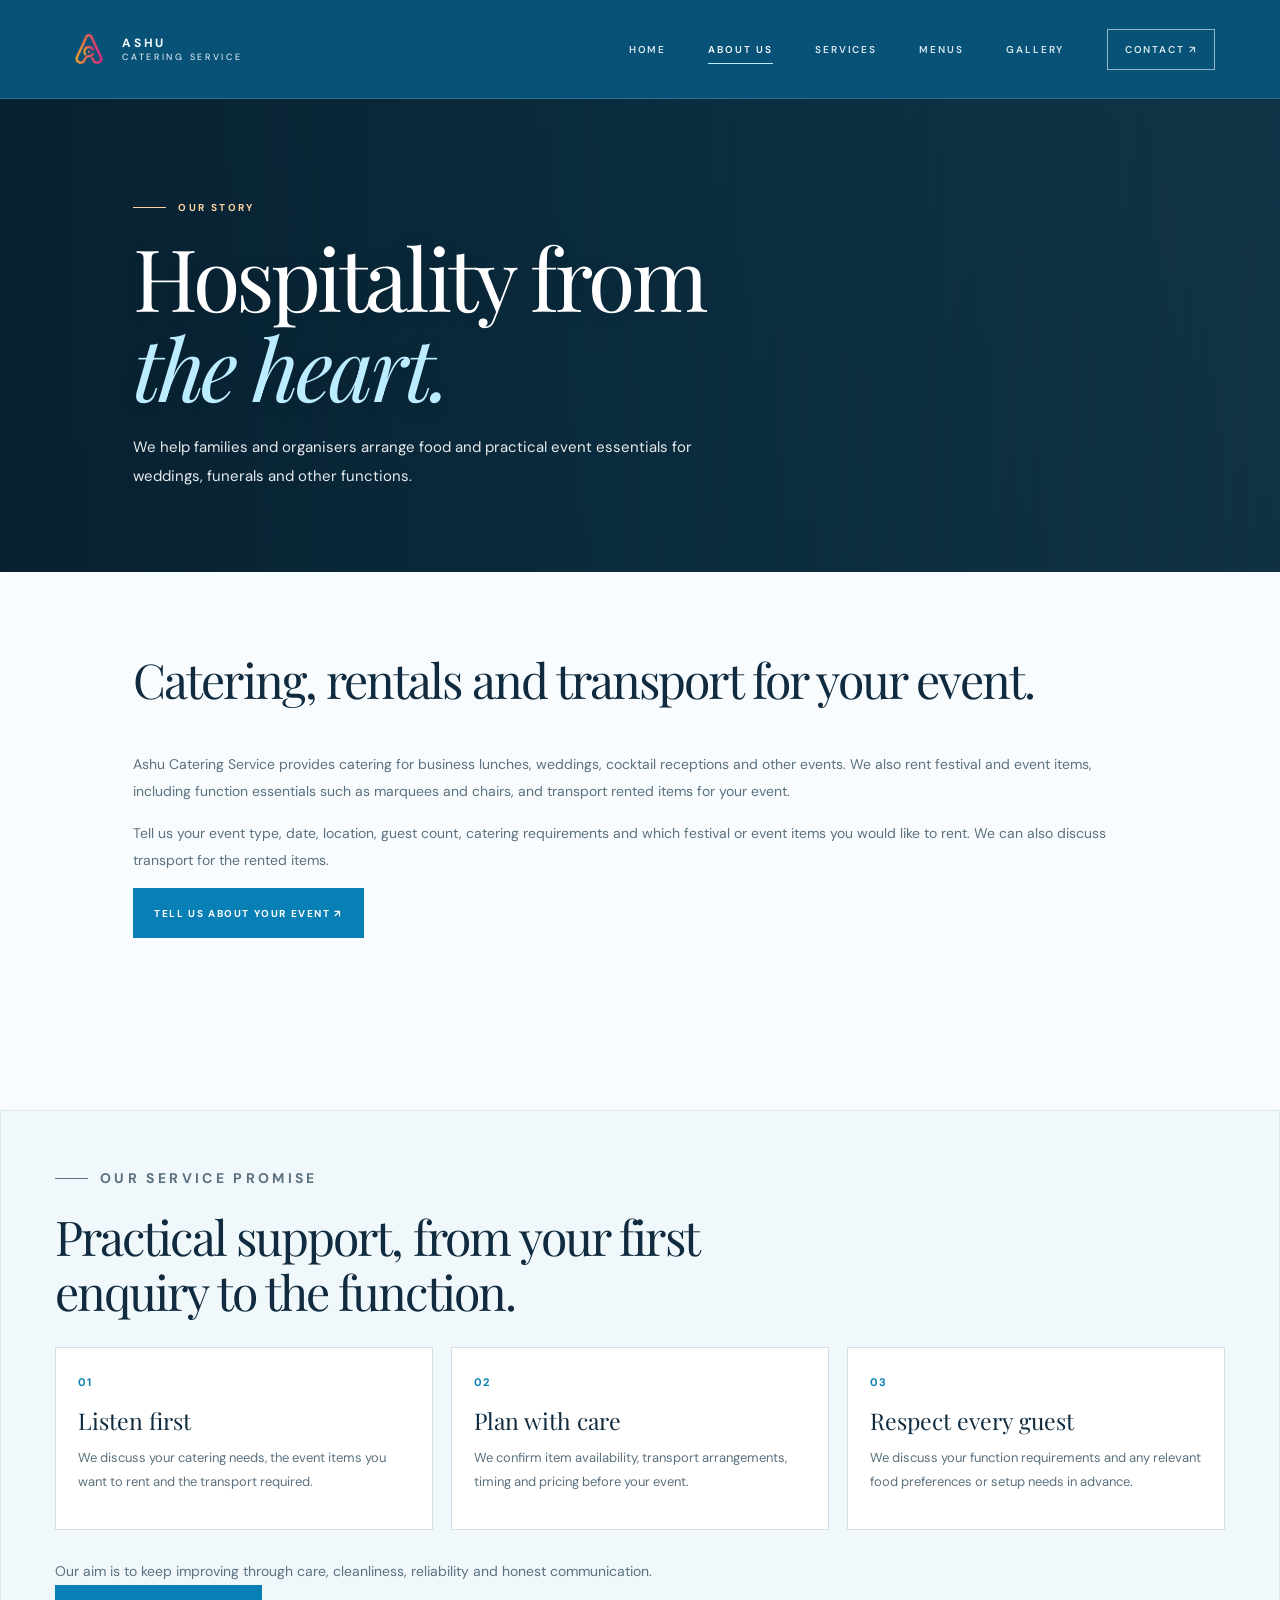
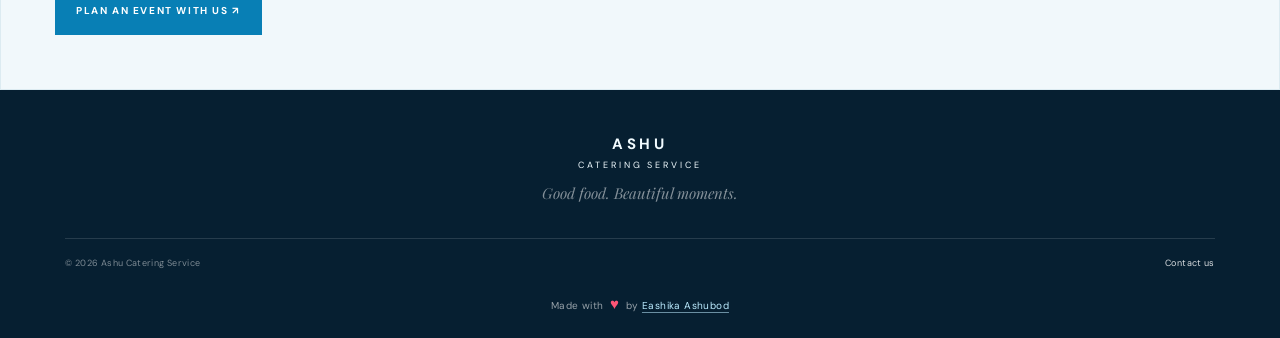
<file: about.html>
<!doctype html>
<html lang="en"><head>
<meta charset="utf-8"><meta name="viewport" content="width=device-width, initial-scale=1"><link rel="icon" type="image/png" href="image-removebg-preview%20(5).png">
<link rel="apple-touch-icon" href="image-removebg-preview%20(5).png"><meta name="theme-color" content="#075276">
<meta name="description" content="Learn about Ashu Catering Service and our event services: catering, rental of festival and event items such as marquees and chairs, and transport for functions.">
<meta name="keywords" content="about Ashu Catering Service, event services Sri Lanka, catering and event rentals">
<meta name="robots" content="index, follow, max-image-preview:large">
<link rel="canonical" href="https://eashikaashu.github.io/Ashu-Catering-Service/about.html">
<meta property="og:type" content="website">
<meta property="og:site_name" content="Ashu Catering Service">
<meta property="og:title" content="About Ashu Catering Service | Event Services in Sri Lanka">
<meta property="og:description" content="Learn about Ashu Catering Service and our event services: catering, rental of festival and event items such as marquees and chairs, and transport for functions.">
<meta property="og:url" content="https://eashikaashu.github.io/Ashu-Catering-Service/about.html">
<meta property="og:image" content="https://eashikaashu.github.io/Ashu-Catering-Service/assets/ashu-logo.svg">
<meta name="twitter:card" content="summary">
<meta name="twitter:title" content="About Ashu Catering Service | Event Services in Sri Lanka">
<meta name="twitter:description" content="Learn about Ashu Catering Service and our event services: catering, rental of festival and event items such as marquees and chairs, and transport for functions."><title>About Ashu Catering Service | Event Services in Sri Lanka</title>
<link rel="preconnect" href="https://fonts.googleapis.com"><link rel="preconnect" href="https://fonts.gstatic.com" crossorigin>
<link href="https://fonts.googleapis.com/css2?family=DM+Sans:wght@400;500;600;700&family=Playfair+Display:wght@400;500;600&display=swap" rel="stylesheet">
<link rel="stylesheet" href="styles.css"><script src="script.js" defer></script></head><body class="inner-page">
  <div class="page-loader" id="page-loader" role="status" aria-label="Loading page"><span class="blue-spinner" aria-hidden="true"></span></div>
  
<a class="skip-link" href="#main">Skip to content</a>
<header class="site-header" id="top"><a class="brand" href="index.html" aria-label="Ashu Catering Service home"><img class="brand-logo" src="image-removebg-preview%20(5).png" alt="" width="46" height="46"><span class="brand-name">ASHU <span>CATERING SERVICE</span></span></a>
<button class="menu-toggle" type="button" aria-label="Open navigation" aria-expanded="false" aria-controls="primary-nav"><span></span><span></span></button>
<nav class="primary-nav" id="primary-nav" aria-label="Main navigation">
<a class="nav-link " href="index.html">Home</a><a class="nav-link active" href="about.html">About Us</a><a class="nav-link " href="services.html">Services</a><a class="nav-link " href="menus.html">Menus</a><a class="nav-link " href="gallery.html">Gallery</a><a class="nav-link nav-cta " href="contact.html">Contact <span aria-hidden="true">↗</span></a></nav></header><main id="main"><section class="page-hero page-hero-about"><p class="eyebrow"><span class="eyebrow-line"></span> Our story</p><h1>Hospitality from<br><em>the heart.</em></h1><p class="page-lead">We help families and organisers arrange food and practical event essentials for weddings, funerals and other functions.</p></section><section class="page-content"><h2>Catering, rentals and transport for your event.</h2><p>Ashu Catering Service provides catering for business lunches, weddings, cocktail receptions and other events. We also rent festival and event items, including function essentials such as marquees and chairs, and transport rented items for your event.</p><p>Tell us your event type, date, location, guest count, catering requirements and which festival or event items you would like to rent. We can also discuss transport for the rented items.</p><a class="button button-blue" href="contact.html">Tell us about your event ↗</a></section><section class="page-content service-standards"><p class="eyebrow"><span class="eyebrow-line"></span> Our service promise</p><h2>Practical support, from your first enquiry to the function.</h2><div class="promise-grid"><article><span>01</span><h3>Listen first</h3><p>We discuss your catering needs, the event items you want to rent and the transport required.</p></article><article><span>02</span><h3>Plan with care</h3><p>We confirm item availability, transport arrangements, timing and pricing before your event.</p></article><article><span>03</span><h3>Respect every guest</h3><p>We discuss your function requirements and any relevant food preferences or setup needs in advance.</p></article></div><p class="standards-note">Our aim is to keep improving through care, cleanliness, reliability and honest communication.</p><a class="button button-blue" href="contact.html">Plan an event with us ↗</a></section></main><footer class="site-footer"><a class="footer-brand" href="index.html">ASHU <span>CATERING SERVICE</span></a><p>Good food. Beautiful moments.</p><div class="footer-bottom"><span>© <span id="year">2026</span> Ashu Catering Service</span><a href="contact.html">Contact us</a></div>
    <p class="site-credit">Made with <span class="credit-heart" aria-label="love">♥</span> by <a href="https://ashubod.me" target="_blank" rel="noopener noreferrer">Eashika Ashubod</a></p></footer></body></html>
</file>
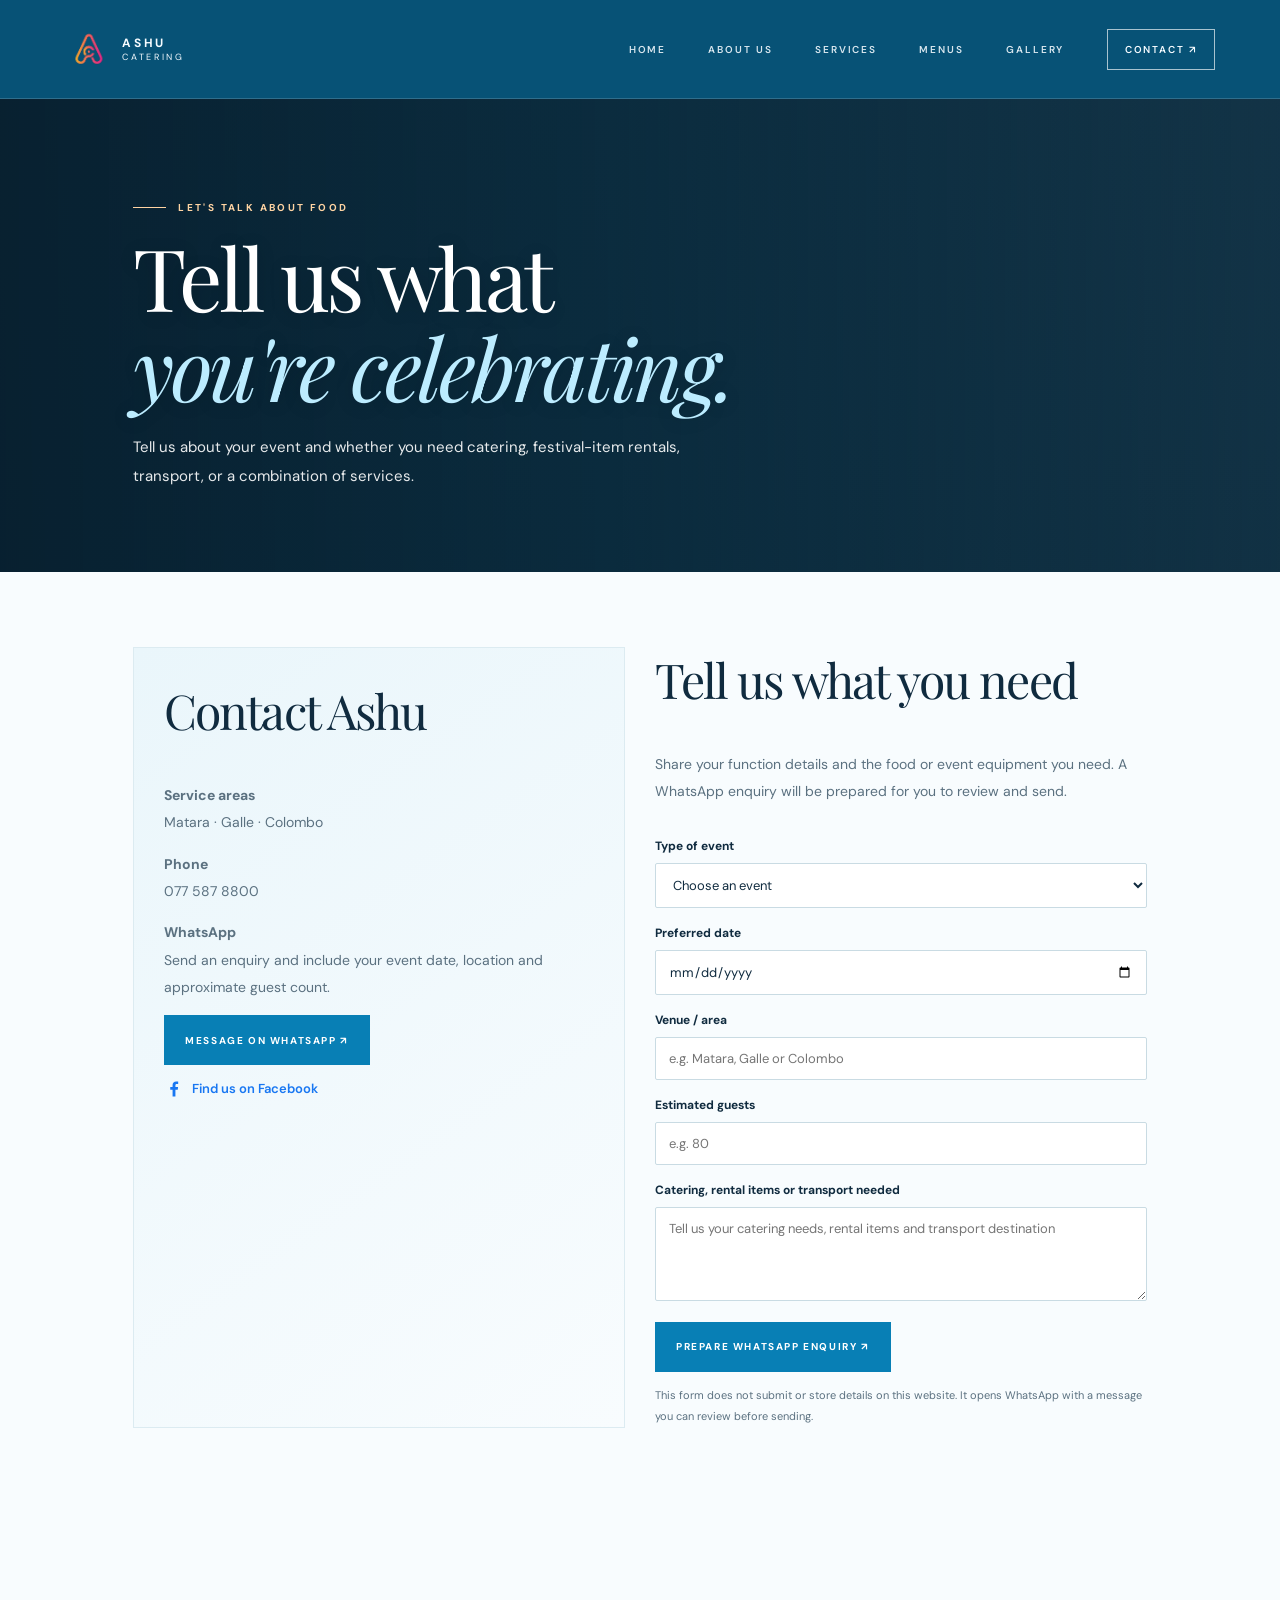
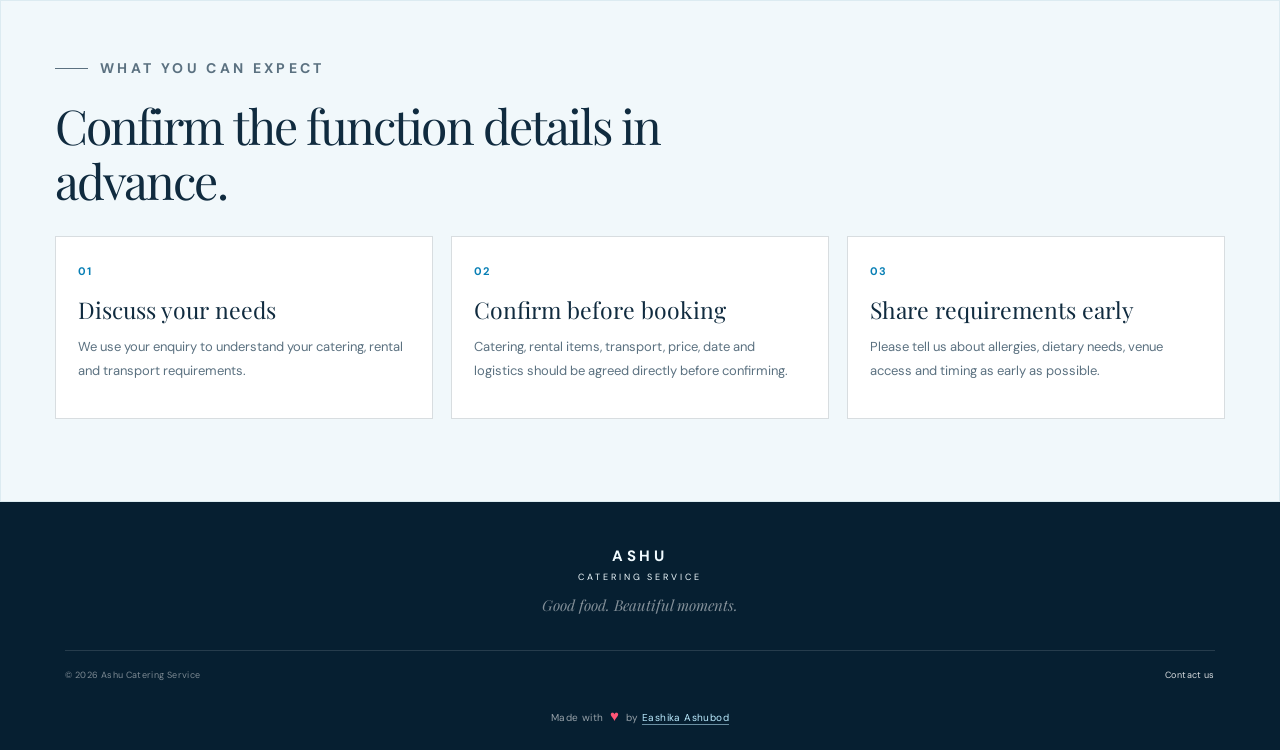
<file: contact.html>
<!doctype html>
<html lang="en"><head>
<meta charset="utf-8"><meta name="viewport" content="width=device-width, initial-scale=1"><link rel="icon" type="image/png" href="image-removebg-preview%20(5).png">
<link rel="apple-touch-icon" href="image-removebg-preview%20(5).png"><meta name="theme-color" content="#075276">
<meta name="description" content="Contact Ashu Catering Service to enquire about catering, marquee and chair rentals, festival items and transport for weddings, funerals and other functions in Sri Lanka.">
<meta name="keywords" content="contact Ashu Catering Service, catering booking Sri Lanka, event rental enquiry, marquee hire, chair hire">
<meta name="robots" content="index, follow, max-image-preview:large">
<link rel="canonical" href="https://eashikaashu.github.io/Ashu-Catering-Service/contact.html">
<meta property="og:type" content="website">
<meta property="og:site_name" content="Ashu Catering Service">
<meta property="og:title" content="Contact Ashu Catering Service | Catering & Event Rentals">
<meta property="og:description" content="Contact Ashu Catering Service to enquire about catering, marquee and chair rentals, festival items and transport for weddings, funerals and other functions in Sri Lanka.">
<meta property="og:url" content="https://eashikaashu.github.io/Ashu-Catering-Service/contact.html">
<meta property="og:image" content="https://eashikaashu.github.io/Ashu-Catering-Service/assets/ashu-logo.svg">
<meta name="twitter:card" content="summary">
<meta name="twitter:title" content="Contact Ashu Catering Service | Catering & Event Rentals">
<meta name="twitter:description" content="Contact Ashu Catering Service to enquire about catering, marquee and chair rentals, festival items and transport for weddings, funerals and other functions in Sri Lanka."><title>Contact Ashu Catering Service | Catering & Event Rentals</title>
<link rel="preconnect" href="https://fonts.googleapis.com"><link rel="preconnect" href="https://fonts.gstatic.com" crossorigin>
<link href="https://fonts.googleapis.com/css2?family=DM+Sans:wght@400;500;600;700&family=Playfair+Display:wght@400;500;600&display=swap" rel="stylesheet">
<link rel="stylesheet" href="styles.css"><script src="script.js" defer></script></head><body class="inner-page">
  <div class="page-loader" id="page-loader" role="status" aria-label="Loading page"><span class="blue-spinner" aria-hidden="true"></span></div>
  
<a class="skip-link" href="#main">Skip to content</a>
<header class="site-header" id="top"><a class="brand" href="index.html" aria-label="Ashu Catering Service home"><img class="brand-logo" src="image-removebg-preview%20(5).png" alt="Ashu Catering Service logo" width="46" height="46"><span class="brand-name">ASHU <span>CATERING</span></span></a>
<button class="menu-toggle" type="button" aria-label="Open navigation" aria-expanded="false" aria-controls="primary-nav"><span></span><span></span></button>
<nav class="primary-nav" id="primary-nav" aria-label="Main navigation">
<a class="nav-link " href="index.html">Home</a><a class="nav-link " href="about.html">About Us</a><a class="nav-link " href="services.html">Services</a><a class="nav-link " href="menus.html">Menus</a><a class="nav-link " href="gallery.html">Gallery</a><a class="nav-link nav-cta active" href="contact.html">Contact <span aria-hidden="true">↗</span></a></nav></header><main id="main"><section class="page-hero page-hero-contact"><p class="eyebrow"><span class="eyebrow-line"></span> Let's talk about food</p><h1>Tell us what<br><em>you're celebrating.</em></h1><p class="page-lead">Tell us about your event and whether you need catering, festival-item rentals, transport, or a combination of services.</p></section><section class="page-content contact-panel"><div class="contact-card"><h2>Contact Ashu</h2><p><strong>Service areas</strong><br>Matara · Galle · Colombo</p><p><strong>Phone</strong><br><a href="tel:+94775878800">077 587 8800</a></p><p><strong>WhatsApp</strong><br>Send an enquiry and include your event date, location and approximate guest count.</p><a class="button button-blue" href="https://wa.me/94775878800?text=Hello%20Ashu%20Catering%20Service!%20I%27d%20like%20to%20enquire%20about%20your%20services." target="_blank" rel="noopener noreferrer">Message on WhatsApp ↗</a>
<a class="contact-facebook-icon" href="https://www.facebook.com/ashucateringervice" target="_blank" rel="noopener noreferrer" aria-label="Visit Ashu Catering Service on Facebook" title="Visit us on Facebook"><svg viewBox="0 0 24 24" aria-hidden="true" focusable="false"><path fill="currentColor" d="M13.7 21v-8.2h2.8l.4-3.2h-3.2V7.5c0-.9.3-1.6 1.6-1.6H17V3.1c-.3 0-1.3-.1-2.5-.1-2.5 0-4.2 1.5-4.2 4.3v2.3H7.5v3.2h2.8V21h3.4Z"/></svg><span>Find us on Facebook</span></a></div><div><h2>Tell us what you need</h2><p>Share your function details and the food or event equipment you need. A WhatsApp enquiry will be prepared for you to review and send.</p><form class="enquiry-form" id="enquiry-form"><label for="event-type">Type of event</label><select id="event-type" name="eventType" required><option value="">Choose an event</option><option>Wedding</option><option>Funeral function</option><option>Birthday or family gathering</option><option>Corporate or community function</option><option>Other function</option></select><label for="event-date">Preferred date</label><input id="event-date" name="eventDate" type="date"><label for="event-location">Venue / area</label><input id="event-location" name="eventLocation" type="text" placeholder="e.g. Matara, Galle or Colombo" required><label for="guest-count">Estimated guests</label><input id="guest-count" name="guestCount" type="number" min="1" placeholder="e.g. 80" required><label for="menu-needs">Catering, rental items or transport needed</label><textarea id="menu-needs" name="menuNeeds" rows="4" placeholder="Tell us your catering needs, rental items and transport destination"></textarea><button class="button button-blue" type="submit">Prepare WhatsApp enquiry ↗</button><p class="form-note">This form does not submit or store details on this website. It opens WhatsApp with a message you can review before sending.</p></form></div></section><section class="page-content service-standards contact-guidance"><p class="eyebrow"><span class="eyebrow-line"></span> What you can expect</p><h2>Confirm the function details in advance.</h2><div class="promise-grid"><article><span>01</span><h3>Discuss your needs</h3><p>We use your enquiry to understand your catering, rental and transport requirements.</p></article><article><span>02</span><h3>Confirm before booking</h3><p>Catering, rental items, transport, price, date and logistics should be agreed directly before confirming.</p></article><article><span>03</span><h3>Share requirements early</h3><p>Please tell us about allergies, dietary needs, venue access and timing as early as possible.</p></article></div></section></main><footer class="site-footer"><a class="footer-brand" href="index.html">ASHU <span>CATERING SERVICE</span></a><p>Good food. Beautiful moments.</p><div class="footer-bottom"><span>© <span id="year">2026</span> Ashu Catering Service</span><a href="contact.html">Contact us</a></div>
    <p class="site-credit">Made with <span class="credit-heart" aria-label="love">♥</span> by <a href="https://ashubod.me" target="_blank" rel="noopener noreferrer">Eashika Ashubod</a></p></footer></body></html>
</file>
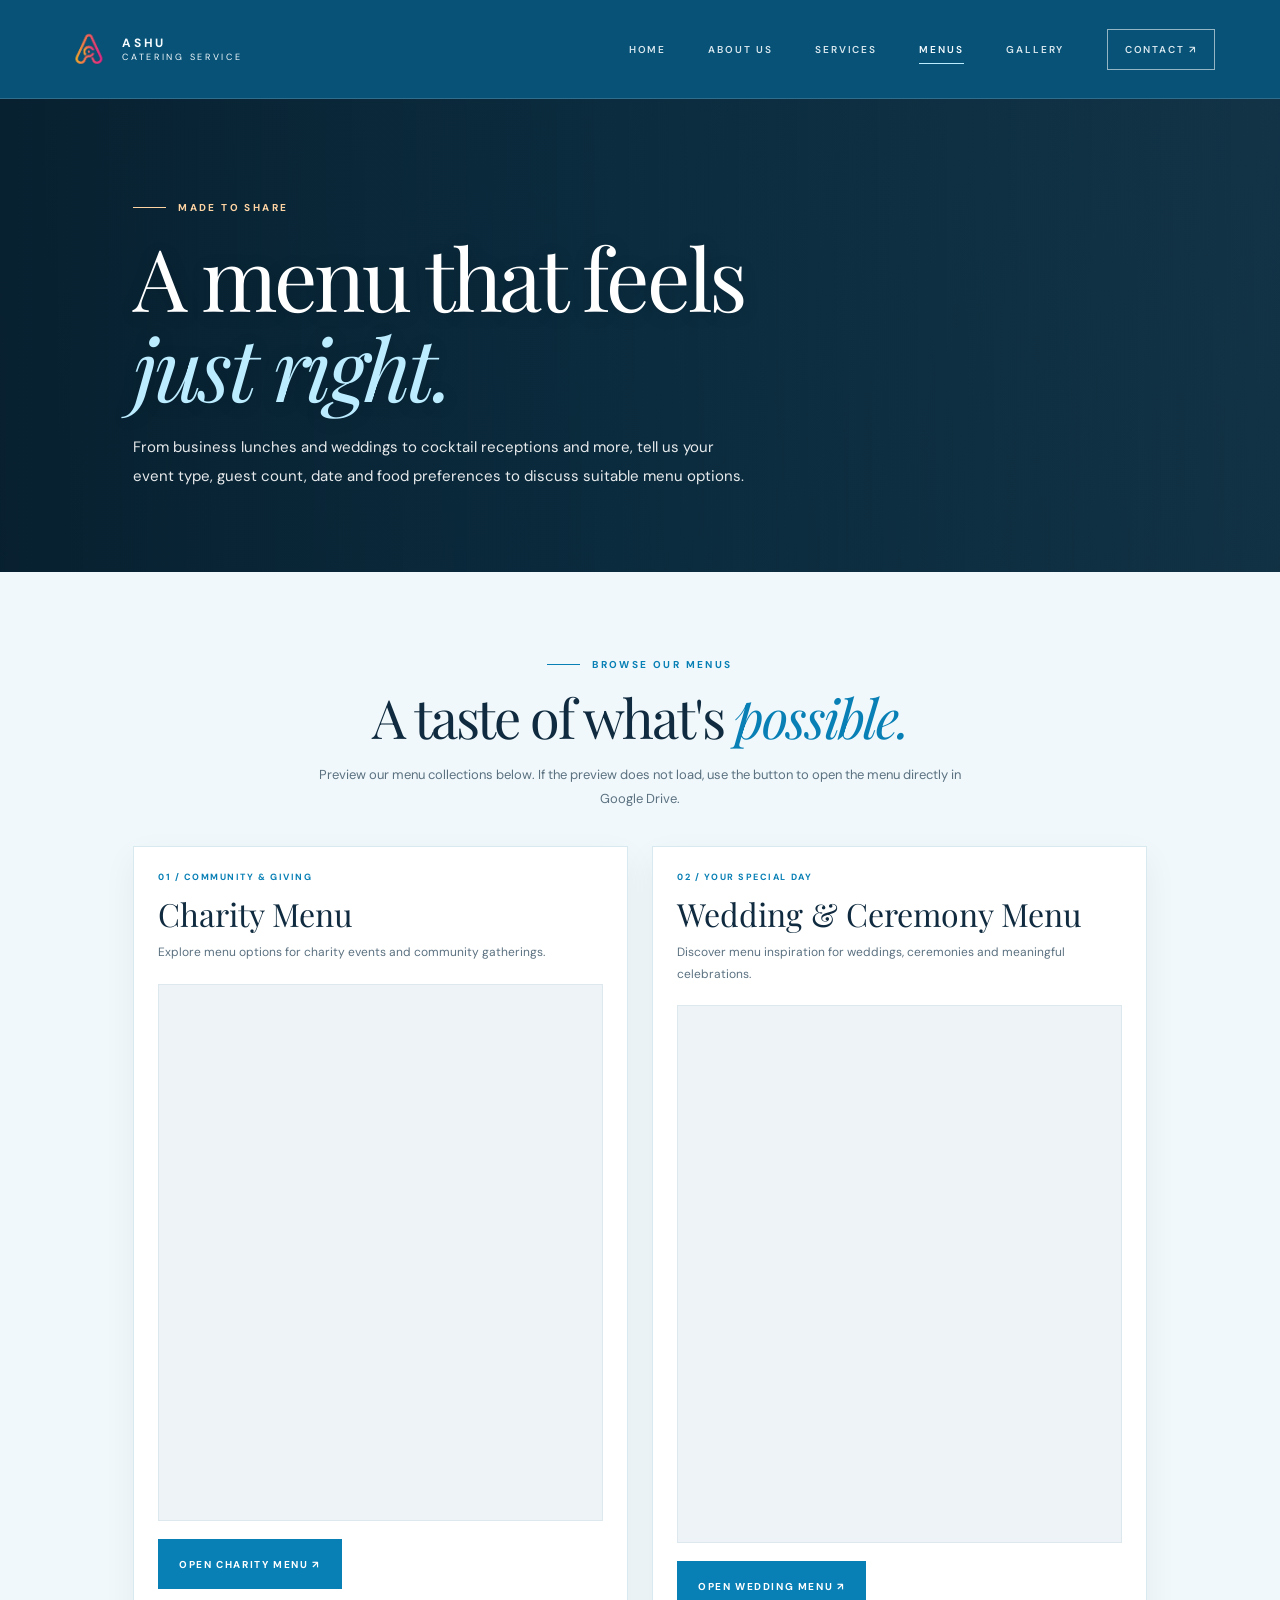
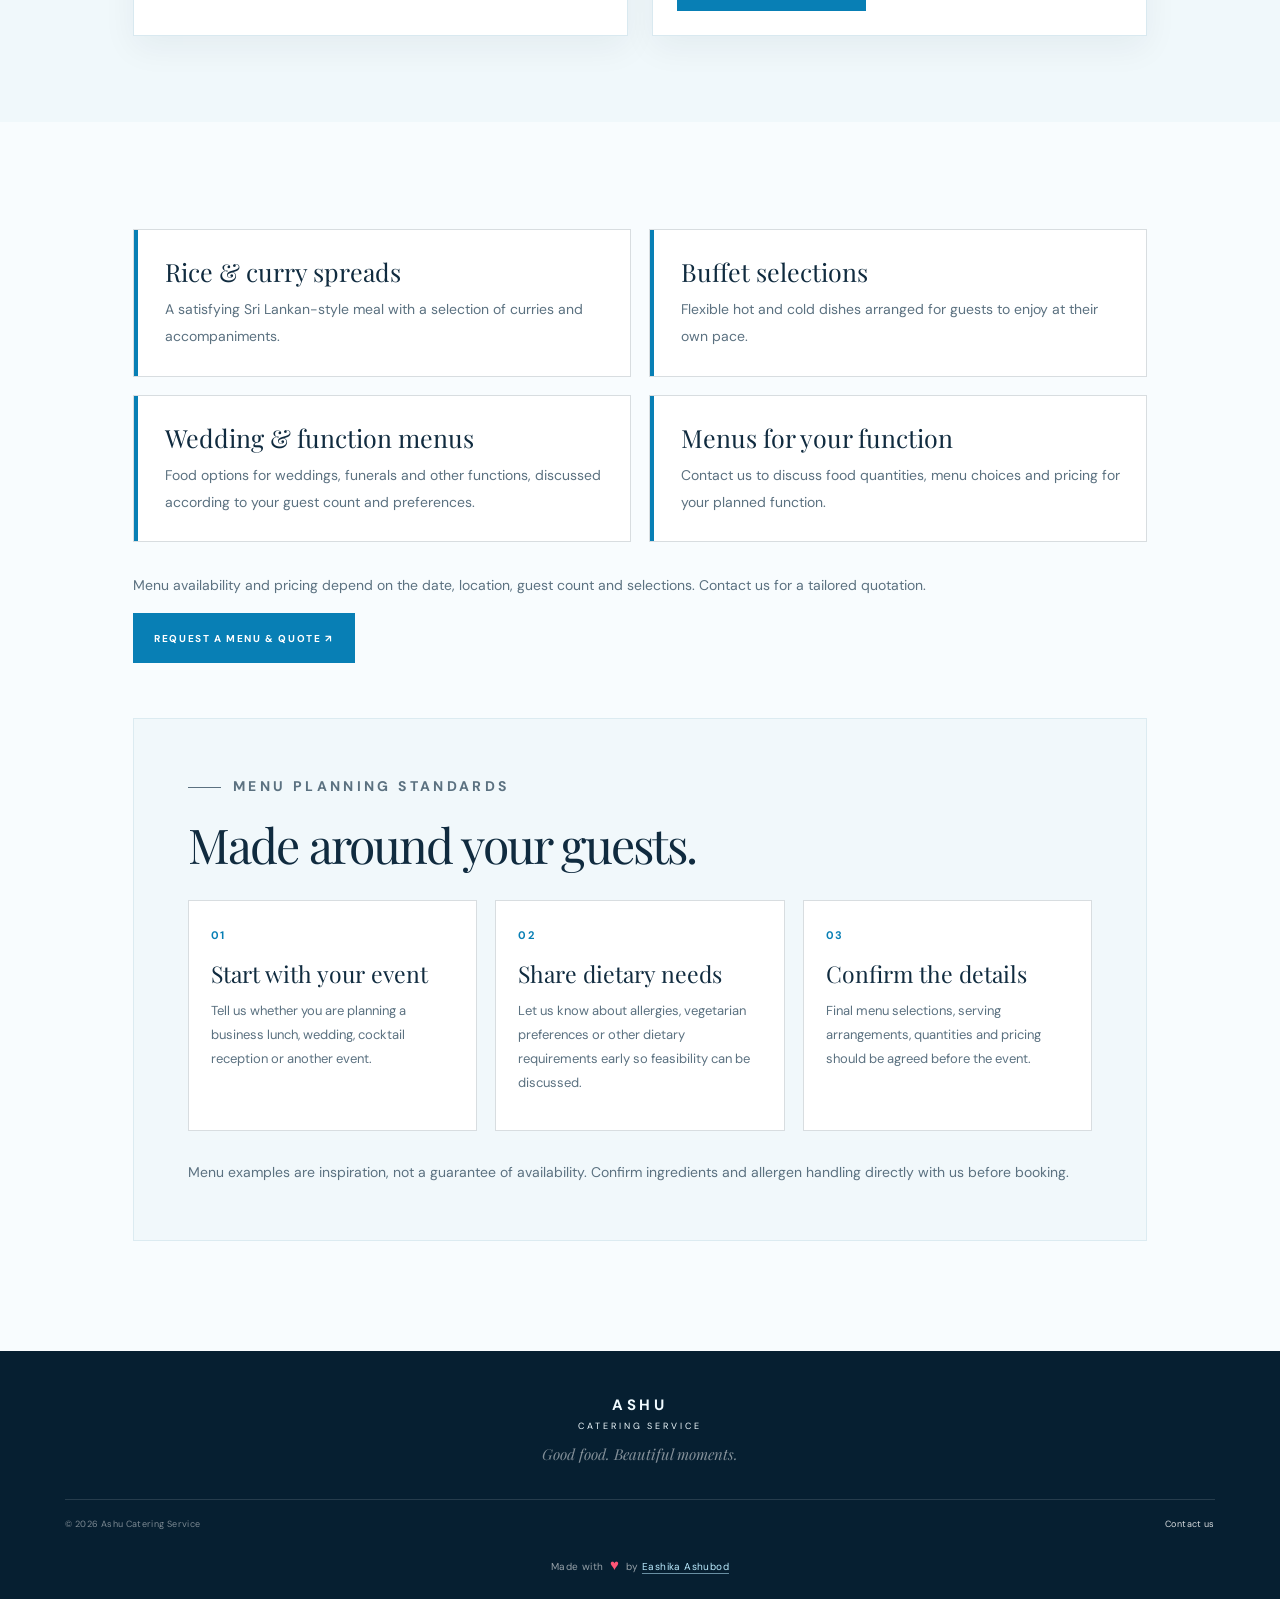
<file: menus.html>
<!doctype html>
<html lang="en"><head>
<meta charset="utf-8"><meta name="viewport" content="width=device-width, initial-scale=1"><link rel="icon" type="image/png" href="image-removebg-preview%20(5).png">
<link rel="apple-touch-icon" href="image-removebg-preview%20(5).png"><meta name="theme-color" content="#075276">
<meta name="description" content="Explore menu options from Ashu Catering Service for weddings, business lunches, cocktail receptions, funerals and other functions. Contact us to discuss your event.">
<meta name="keywords" content="catering menus Sri Lanka, wedding catering menu, business lunch catering, function catering">
<meta name="robots" content="index, follow, max-image-preview:large">
<link rel="canonical" href="https://eashikaashu.github.io/Ashu-Catering-Service/menus.html">
<meta property="og:type" content="website">
<meta property="og:site_name" content="Ashu Catering Service">
<meta property="og:title" content="Catering Menus for Weddings & Functions | Ashu Catering Service">
<meta property="og:description" content="Explore menu options from Ashu Catering Service for weddings, business lunches, cocktail receptions, funerals and other functions. Contact us to discuss your event.">
<meta property="og:url" content="https://eashikaashu.github.io/Ashu-Catering-Service/menus.html">
<meta property="og:image" content="https://eashikaashu.github.io/Ashu-Catering-Service/assets/ashu-logo.svg">
<meta name="twitter:card" content="summary">
<meta name="twitter:title" content="Catering Menus for Weddings & Functions | Ashu Catering Service">
<meta name="twitter:description" content="Explore menu options from Ashu Catering Service for weddings, business lunches, cocktail receptions, funerals and other functions. Contact us to discuss your event."><title>Catering Menus for Weddings & Functions | Ashu Catering Service</title>
<link rel="preconnect" href="https://fonts.googleapis.com"><link rel="preconnect" href="https://fonts.gstatic.com" crossorigin>
<link href="https://fonts.googleapis.com/css2?family=DM+Sans:wght@400;500;600;700&family=Playfair+Display:wght@400;500;600&display=swap" rel="stylesheet">
<link rel="stylesheet" href="styles.css"><script src="script.js" defer></script></head><body class="inner-page">
  <div class="page-loader" id="page-loader" role="status" aria-label="Loading page"><span class="blue-spinner" aria-hidden="true"></span></div>
  
<a class="skip-link" href="#main">Skip to content</a>
<header class="site-header" id="top"><a class="brand" href="index.html" aria-label="Ashu Catering Service home"><img class="brand-logo" src="image-removebg-preview%20(5).png" alt="" width="46" height="46"><span class="brand-name">ASHU <span>CATERING SERVICE</span></span></a>
<button class="menu-toggle" type="button" aria-label="Open navigation" aria-expanded="false" aria-controls="primary-nav"><span></span><span></span></button>
<nav class="primary-nav" id="primary-nav" aria-label="Main navigation">
<a class="nav-link " href="index.html">Home</a><a class="nav-link " href="about.html">About Us</a><a class="nav-link " href="services.html">Services</a><a class="nav-link active" href="menus.html">Menus</a><a class="nav-link " href="gallery.html">Gallery</a><a class="nav-link nav-cta " href="contact.html">Contact <span aria-hidden="true">↗</span></a></nav></header><main id="main"><section class="page-hero page-hero-menus"><p class="eyebrow"><span class="eyebrow-line"></span> Made to share</p><h1>A menu that feels<br><em>just right.</em></h1><p class="page-lead">From business lunches and weddings to cocktail receptions and more, tell us your event type, guest count, date and food preferences to discuss suitable menu options.</p></section>
<section class="menu-previews" aria-labelledby="menu-previews-title">
  <div class="menu-previews-heading">
    <p class="eyebrow"><span class="eyebrow-line"></span> Browse our menus</p>
    <h2 id="menu-previews-title">A taste of what's <em>possible.</em></h2>
    <p>Preview our menu collections below. If the preview does not load, use the button to open the menu directly in Google Drive.</p>
  </div>
  <div class="menu-preview-grid">
    <article class="menu-preview-card">
      <div class="menu-preview-copy"><span class="menu-preview-label">01 / COMMUNITY & GIVING</span><h3>Charity Menu</h3><p>Explore menu options for charity events and community gatherings.</p></div>
      <div class="menu-document-frame"><iframe src="https://drive.google.com/file/d/10Rr1hfOqqDa722O26GDbh2CMQBEjtKFL/preview" title="Charity Menu preview" loading="lazy" allow="autoplay" allowfullscreen></iframe></div>
      <a class="button button-blue menu-open-link" href="https://drive.google.com/file/d/10Rr1hfOqqDa722O26GDbh2CMQBEjtKFL/view?usp=sharing" target="_blank" rel="noopener noreferrer">Open Charity Menu ↗</a>
    </article>
    <article class="menu-preview-card">
      <div class="menu-preview-copy"><span class="menu-preview-label">02 / YOUR SPECIAL DAY</span><h3>Wedding & Ceremony Menu</h3><p>Discover menu inspiration for weddings, ceremonies and meaningful celebrations.</p></div>
      <div class="menu-document-frame"><iframe src="https://drive.google.com/file/d/1YmXIgoH-oynHVuXEL8YOvAieAyPVUCuH/preview" title="Wedding and Ceremony Menu preview" loading="lazy" allow="autoplay" allowfullscreen></iframe></div>
      <a class="button button-blue menu-open-link" href="https://drive.google.com/file/d/1YmXIgoH-oynHVuXEL8YOvAieAyPVUCuH/view?usp=sharing" target="_blank" rel="noopener noreferrer">Open Wedding Menu ↗</a>
    </article>
  </div>
</section>
<section class="page-content"><div class="menu-list"><article class="menu-item"><h3>Rice & curry spreads</h3><p>A satisfying Sri Lankan-style meal with a selection of curries and accompaniments.</p></article><article class="menu-item"><h3>Buffet selections</h3><p>Flexible hot and cold dishes arranged for guests to enjoy at their own pace.</p></article><article class="menu-item"><h3>Wedding & function menus</h3><p>Food options for weddings, funerals and other functions, discussed according to your guest count and preferences.</p></article><article class="menu-item"><h3>Menus for your function</h3><p>Contact us to discuss food quantities, menu choices and pricing for your planned function.</p></article></div><p style="margin-top:30px">Menu availability and pricing depend on the date, location, guest count and selections. Contact us for a tailored quotation.</p><a class="button button-blue" href="contact.html">Request a menu & quote ↗</a><section class="service-standards menu-guidance"><p class="eyebrow"><span class="eyebrow-line"></span> Menu planning standards</p><h2>Made around your guests.</h2><div class="promise-grid"><article><span>01</span><h3>Start with your event</h3><p>Tell us whether you are planning a business lunch, wedding, cocktail reception or another event.</p></article><article><span>02</span><h3>Share dietary needs</h3><p>Let us know about allergies, vegetarian preferences or other dietary requirements early so feasibility can be discussed.</p></article><article><span>03</span><h3>Confirm the details</h3><p>Final menu selections, serving arrangements, quantities and pricing should be agreed before the event.</p></article></div><p class="standards-note">Menu examples are inspiration, not a guarantee of availability. Confirm ingredients and allergen handling directly with us before booking.</p></section></section></main><footer class="site-footer"><a class="footer-brand" href="index.html">ASHU <span>CATERING SERVICE</span></a><p>Good food. Beautiful moments.</p><div class="footer-bottom"><span>© <span id="year">2026</span> Ashu Catering Service</span><a href="contact.html">Contact us</a></div>
    <p class="site-credit">Made with <span class="credit-heart" aria-label="love">♥</span> by <a href="https://ashubod.me" target="_blank" rel="noopener noreferrer">Eashika Ashubod</a></p></footer></body></html>
</file>
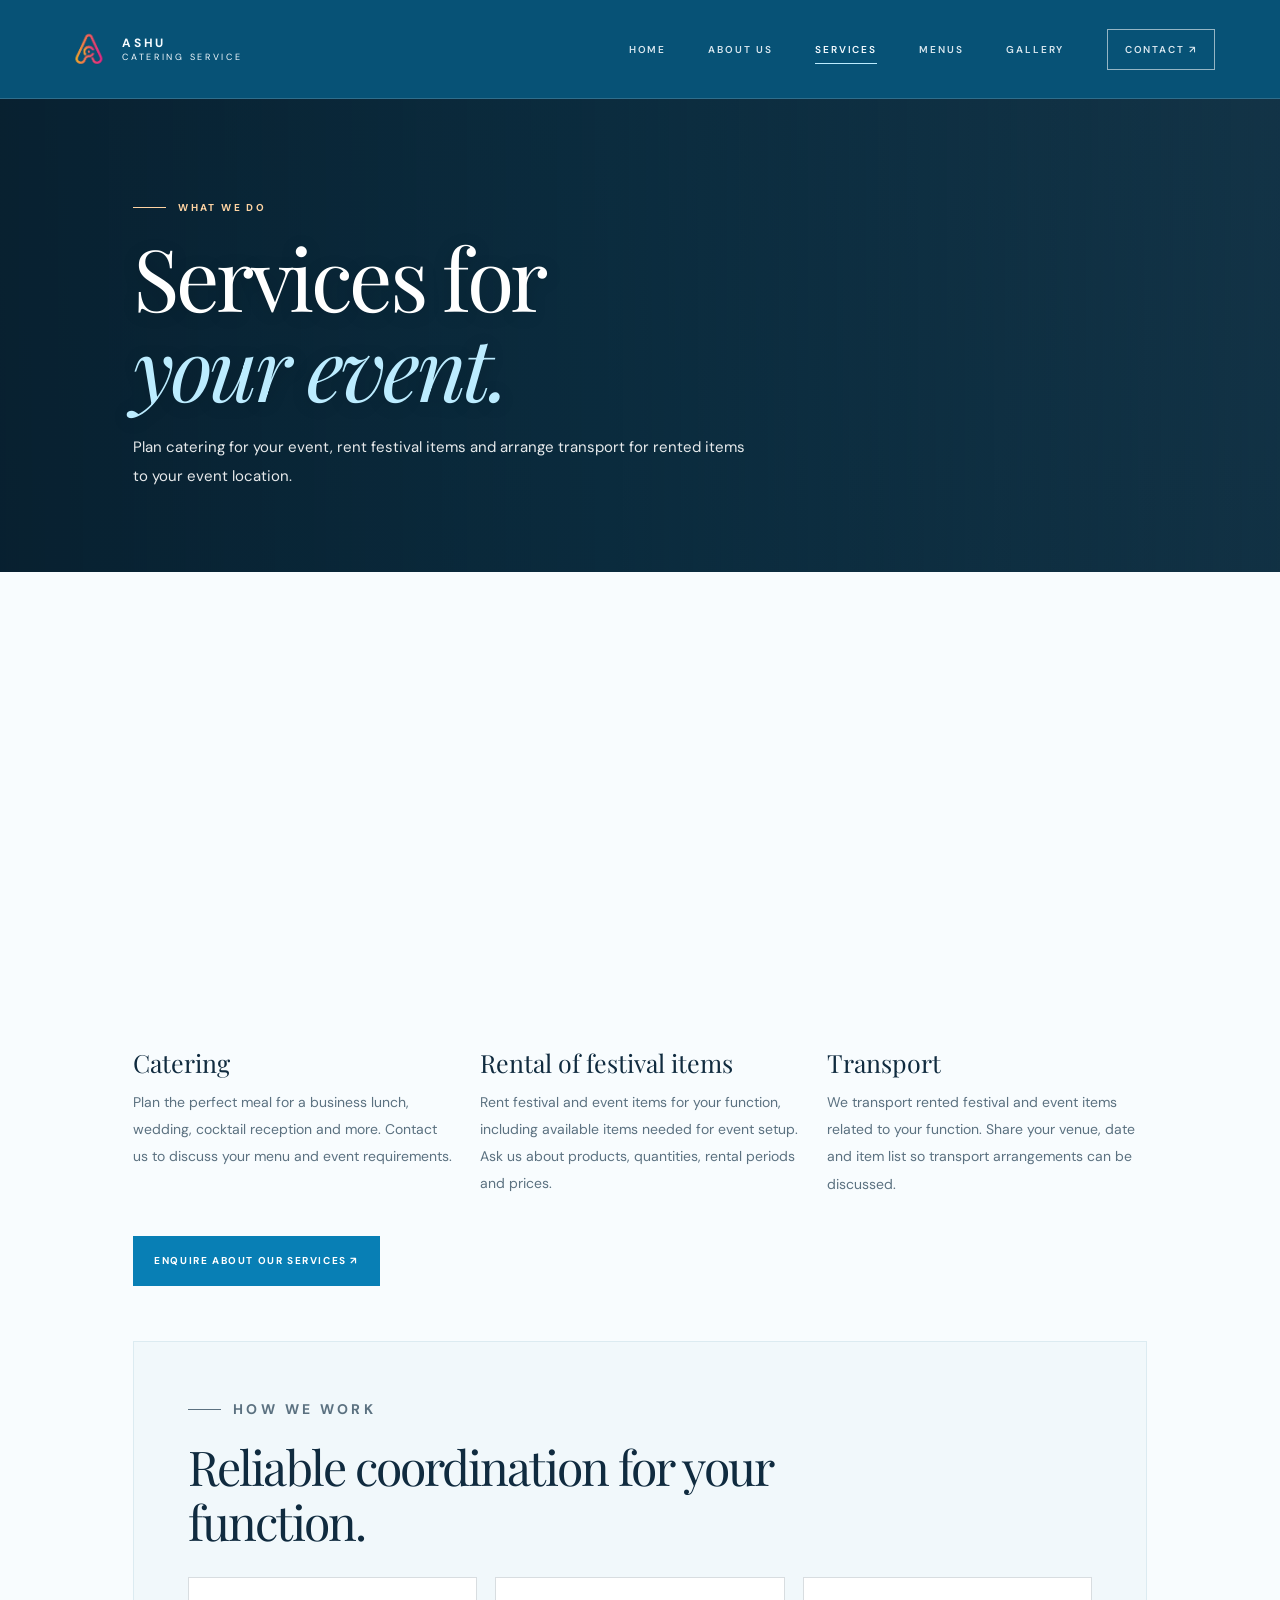
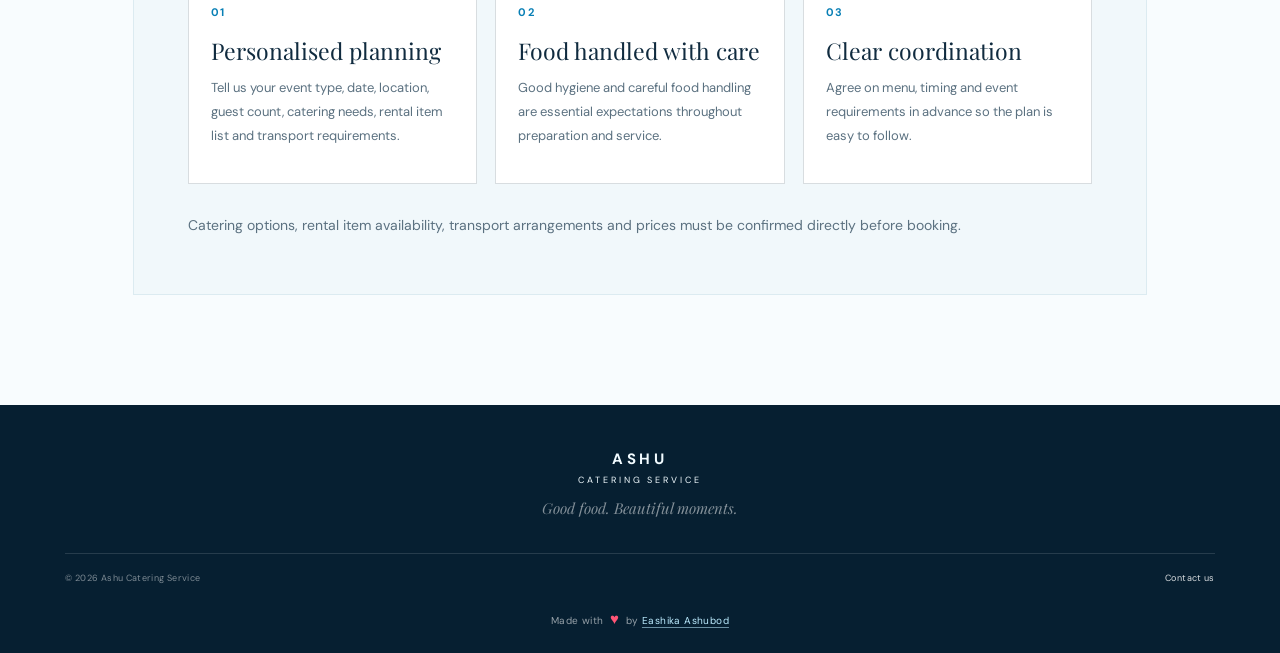
<file: services.html>
<!doctype html>
<html lang="en"><head>
<meta charset="utf-8"><meta name="viewport" content="width=device-width, initial-scale=1"><link rel="icon" type="image/png" href="image-removebg-preview%20(5).png">
<link rel="apple-touch-icon" href="image-removebg-preview%20(5).png"><meta name="theme-color" content="#075276">
<meta name="description" content="Explore Ashu Catering Service's three services: catering for weddings, funerals and other functions; rental of marquees, chairs and event items; and transport for rented items.">
<meta name="keywords" content="catering services, marquee rental Sri Lanka, chair rental, festival item rental, event equipment transport">
<meta name="robots" content="index, follow, max-image-preview:large">
<link rel="canonical" href="https://eashikaashu.github.io/Ashu-Catering-Service/services.html">
<meta property="og:type" content="website">
<meta property="og:site_name" content="Ashu Catering Service">
<meta property="og:title" content="Catering, Marquee & Chair Rentals, Event Transport | Ashu">
<meta property="og:description" content="Explore Ashu Catering Service's three services: catering for weddings, funerals and other functions; rental of marquees, chairs and event items; and transport for rented items.">
<meta property="og:url" content="https://eashikaashu.github.io/Ashu-Catering-Service/services.html">
<meta property="og:image" content="https://eashikaashu.github.io/Ashu-Catering-Service/assets/ashu-logo.svg">
<meta name="twitter:card" content="summary">
<meta name="twitter:title" content="Catering, Marquee & Chair Rentals, Event Transport | Ashu">
<meta name="twitter:description" content="Explore Ashu Catering Service's three services: catering for weddings, funerals and other functions; rental of marquees, chairs and event items; and transport for rented items."><title>Catering, Marquee & Chair Rentals, Event Transport | Ashu</title>
<link rel="preconnect" href="https://fonts.googleapis.com"><link rel="preconnect" href="https://fonts.gstatic.com" crossorigin>
<link href="https://fonts.googleapis.com/css2?family=DM+Sans:wght@400;500;600;700&family=Playfair+Display:wght@400;500;600&display=swap" rel="stylesheet">
<link rel="stylesheet" href="styles.css"><script src="script.js" defer></script></head><body class="inner-page">
  <div class="page-loader" id="page-loader" role="status" aria-label="Loading page"><span class="blue-spinner" aria-hidden="true"></span></div>
  
<a class="skip-link" href="#main">Skip to content</a>
<header class="site-header" id="top"><a class="brand" href="index.html" aria-label="Ashu Catering Service home"><img class="brand-logo" src="image-removebg-preview%20(5).png" alt="" width="46" height="46"><span class="brand-name">ASHU <span>CATERING SERVICE</span></span></a>
<button class="menu-toggle" type="button" aria-label="Open navigation" aria-expanded="false" aria-controls="primary-nav"><span></span><span></span></button>
<nav class="primary-nav" id="primary-nav" aria-label="Main navigation">
<a class="nav-link " href="index.html">Home</a><a class="nav-link " href="about.html">About Us</a><a class="nav-link active" href="services.html">Services</a><a class="nav-link " href="menus.html">Menus</a><a class="nav-link " href="gallery.html">Gallery</a><a class="nav-link nav-cta " href="contact.html">Contact <span aria-hidden="true">↗</span></a></nav></header><main id="main"><section class="page-hero page-hero-services"><p class="eyebrow"><span class="eyebrow-line"></span> What we do</p><h1>Services for<br><em>your event.</em></h1><p class="page-lead">Plan catering for your event, rent festival items and arrange transport for rented items to your event location.</p></section><section class="page-content"><div class="service-grid"><article class="service-card"><div class="service-photo photo-one" role="img" aria-label="Catering for a special event"></div><h3>Catering</h3><p>Plan the perfect meal for a business lunch, wedding, cocktail reception and more. Contact us to discuss your menu and event requirements.</p></article><article class="service-card"><div class="service-photo photo-two" role="img" aria-label="Festival and event equipment"></div><h3>Rental of festival items</h3><p>Rent festival and event items for your function, including available items needed for event setup. Ask us about products, quantities, rental periods and prices.</p></article><article class="service-card"><div class="service-photo photo-three" role="img" aria-label="Event items ready for transport"></div><h3>Transport</h3><p>We transport rented festival and event items related to your function. Share your venue, date and item list so transport arrangements can be discussed.</p></article></div><p style="margin-top:38px"><a class="button button-blue" href="contact.html">Enquire about our services ↗</a></p><section class="service-standards service-standards-inset"><p class="eyebrow"><span class="eyebrow-line"></span> How we work</p><h2>Reliable coordination for your function.</h2><div class="promise-grid"><article><span>01</span><h3>Personalised planning</h3><p>Tell us your event type, date, location, guest count, catering needs, rental item list and transport requirements.</p></article><article><span>02</span><h3>Food handled with care</h3><p>Good hygiene and careful food handling are essential expectations throughout preparation and service.</p></article><article><span>03</span><h3>Clear coordination</h3><p>Agree on menu, timing and event requirements in advance so the plan is easy to follow.</p></article></div><p class="standards-note">Catering options, rental item availability, transport arrangements and prices must be confirmed directly before booking.</p></section></section></main><footer class="site-footer"><a class="footer-brand" href="index.html">ASHU <span>CATERING SERVICE</span></a><p>Good food. Beautiful moments.</p><div class="footer-bottom"><span>© <span id="year">2026</span> Ashu Catering Service</span><a href="contact.html">Contact us</a></div>
    <p class="site-credit">Made with <span class="credit-heart" aria-label="love">♥</span> by <a href="https://ashubod.me" target="_blank" rel="noopener noreferrer">Eashika Ashubod</a></p></footer></body></html>
</file>
<file: styles.css>
:root {
  --ink: #102b3f;
  --muted: #5b7180;
  --cream: #edf7fb;
  --paper: #f8fcfe;
  --rust: #087fb5;
  --line: rgba(16, 43, 63, .16);
  --serif: "Playfair Display", Georgia, serif;
  --sans: "DM Sans", Arial, sans-serif;
}
* { box-sizing: border-box; }
html { scroll-behavior: smooth; scroll-padding-top: 90px; }
body { margin: 0; color: var(--ink); background: var(--paper); font-family: var(--sans); -webkit-font-smoothing: antialiased; }
a { color: inherit; text-decoration: none; }
img { display: block; width: 100%; }
button { font: inherit; }
::selection { background: #b9e6fa; color: var(--ink); }
.skip-link { position: fixed; z-index: 999; left: 1rem; top: -5rem; padding: .8rem 1rem; background: white; }
.skip-link:focus { top: 1rem; }
.site-header { position: absolute; z-index: 10; left: 0; right: 0; top: 0; display: flex; align-items: center; justify-content: space-between; gap: 2rem; padding: 26px 5.1%; color: white; border-bottom: 1px solid rgba(255,255,255,.25); }
.brand { display: inline-flex; align-items: center; gap: 11px; }
.brand-mark { display: grid; place-items: center; width: 39px; height: 39px; border: 1.5px solid #70d0f4; color: #bdeeff; border-radius: 50% 50% 50% 8px; transform: rotate(-12deg); font: 500 25px var(--serif); }
.brand-name { display: flex; flex-direction: column; font-size: 12px; letter-spacing: .22em; font-weight: 700; line-height: 1.35; }
.brand-name span { font-size: 9px; font-weight: 400; letter-spacing: .3em; }
.primary-nav { display: flex; align-items: center; gap: clamp(22px, 3.3vw, 53px); }
.nav-link { position: relative; font-size: 10px; text-transform: uppercase; letter-spacing: .19em; font-weight: 600; opacity: .88; transition: opacity .2s; }
.nav-link:hover, .nav-link.active { opacity: 1; }
.nav-link:not(.nav-cta)::after { content: ""; position: absolute; left: 0; bottom: -8px; width: 0; height: 1px; background: white; transition: width .25s; }
.nav-link:hover::after, .nav-link.active::after { width: 100%; }
.nav-cta { padding: 13px 17px; border: 1px solid rgba(255,255,255,.65); transition: background .2s, color .2s; }
.nav-cta:hover { background: white; color: var(--ink); }
.menu-toggle { display: none; }
.hero { position: relative; min-height: min(850px, 100svh); min-height: max(690px, min(850px, 100svh)); display: flex; align-items: center; overflow: hidden; background-color: #edf7fb; background-image: url("https://images.unsplash.com/photo-1515003197210-e0cd7184f8b5?auto=format&fit=crop&w=2400&q=90"); background-size: cover; background-position: center 54%; color: white; }
.hero-slideshow, .hero-shade { position: absolute; inset: 0; }
.hero-slideshow { overflow: hidden; background: transparent; }
.hero-slide { position: absolute; inset: -2%; background-image: var(--slide-image); background-size: cover; background-position: center 54%; opacity: 0; transform: scale(1.08); transition: opacity 1.1s ease, transform 6.5s ease; will-change: opacity, transform; }
.hero-slide.is-active { opacity: 1; transform: scale(1.01); }
.hero-controls { position: absolute; z-index: 3; right: 5.1%; bottom: 27px; display: flex; align-items: center; gap: 13px; }
.slide-dots { display: flex; align-items: center; gap: 9px; }
.slide-dot { width: 7px; height: 7px; padding: 0; border: 1px solid rgba(255,255,255,.8); border-radius: 50%; background: transparent; cursor: pointer; transition: background .2s, transform .2s; }
.slide-dot.is-active { background: #fff; transform: scale(1.25); }
.slide-arrow { display: grid; place-items: center; width: 30px; height: 30px; border: 1px solid rgba(255,255,255,.45); border-radius: 50%; background: rgba(5,31,49,.2); color: white; cursor: pointer; transition: background .2s, transform .2s; }
.slide-arrow:hover { background: rgba(255,255,255,.2); transform: scale(1.06); }
.hero-slide.is-active { animation: slide-breathe 7s ease-in-out both; }
.hero-shade { background: linear-gradient(90deg, rgba(5,31,49,.78) 0%, rgba(5,43,66,.49) 45%, rgba(5,43,66,.12) 100%), linear-gradient(0deg, rgba(4,29,46,.52), transparent 36%, rgba(4,29,46,.18)); }
.hero-content { position: relative; z-index: 1; width: min(880px, 80%); margin: 70px 0 20px 10.4%; animation: content-enter .8s .1s ease both; }
.eyebrow { display: flex; align-items: center; gap: 12px; margin: 0 0 25px; color: var(--rust); font-size: 10px; text-transform: uppercase; letter-spacing: .24em; font-weight: 700; }
.eyebrow.light { color: #f3d1aa; }
.eyebrow-line { width: 33px; height: 1px; background: currentColor; }
h1, h2, h3, p, figure { margin-top: 0; }
h1, h2 { font-family: var(--serif); font-weight: 400; letter-spacing: -.04em; }
h1 { max-width: 850px; margin-bottom: 26px; font-size: clamp(57px, 7.5vw, 108px); line-height: .99; }
h1 em, h2 em { font-weight: 400; }
h1 em { color: #b8eaff; }
.hero-copy { max-width: 440px; margin-bottom: 35px; color: rgba(255,255,255,.84); font-size: 14px; line-height: 1.9; }
.hero-actions { display: flex; align-items: center; gap: 30px; flex-wrap: wrap; }
.button { display: inline-flex; align-items: center; justify-content: center; gap: 27px; min-height: 50px; padding: 0 21px; font-size: 10px; text-transform: uppercase; letter-spacing: .16em; font-weight: 700; transition: transform .2s, background .2s, color .2s; }
.button:hover { transform: translateY(-2px); }
.button-light { background: #e8f7fd; color: var(--ink); }
.button-light:hover { background: white; }
.button span { font-size: 17px; line-height: 1; }
.text-link { display: inline-flex; align-items: center; gap: 16px; padding-bottom: 8px; border-bottom: 1px solid currentColor; font-size: 11px; letter-spacing: .04em; }
.text-link span { transition: transform .2s; }
.text-link:hover span { transform: translate(3px, -2px); }
.light-link { color: rgba(255,255,255,.9); }
.dark-link { color: var(--ink); }
.hero-footer { position: absolute; z-index: 1; left: 5.1%; right: 5.1%; bottom: 28px; display: flex; justify-content: space-between; align-items: center; gap: 15px; color: rgba(255,255,255,.72); font-size: 9px; letter-spacing: .17em; }
.hero-footer p { margin: 0; }
.hero-note { display: flex; align-items: center; gap: 10px; letter-spacing: .08em; text-transform: none; }
.note-dot { width: 5px; height: 5px; border-radius: 50%; background: #dcb68f; }
.scroll-cue { position: absolute; bottom: 25px; left: 50%; width: 22px; height: 35px; border: 1px solid rgba(255,255,255,.56); border-radius: 16px; display: flex; justify-content: center; padding-top: 7px; }
.scroll-cue span { height: 7px; width: 1px; background: white; animation: scroll-cue 1.5s infinite; }
.section-pad { padding: clamp(80px, 11vw, 150px) 10.4%; }
.intro { display: grid; grid-template-columns: 1.03fr .97fr; align-items: center; gap: clamp(45px, 9vw, 130px); background: var(--cream); }
.intro-visual { position: relative; }
.intro-visual img { height: clamp(380px, 44vw, 600px); object-fit: cover; }
.image-caption { position: absolute; bottom: -1px; right: -1px; display: flex; align-items: center; gap: 14px; padding: 18px 23px; background: var(--paper); font-family: var(--serif); font-size: 15px; }
.image-caption em { color: var(--rust); }
.caption-spark { color: var(--rust); font-size: 24px; }
.intro-copy { max-width: 460px; padding: 20px 0; }
.intro-copy h2, .section-heading h2, .contact-text h2 { margin-bottom: 25px; font-size: clamp(40px, 4.1vw, 61px); line-height: 1.1; }
.intro-copy h2 em, .section-heading h2 em { color: var(--rust); }
.intro-copy > p:not(.eyebrow) { color: var(--muted); font-size: 13px; line-height: 2.05; }
.signature { display: flex; align-items: center; gap: 12px; margin: 27px 0 29px; font-family: var(--serif); font-style: italic; color: var(--ink) !important; }
.signature span { color: var(--rust); font-style: normal; }
.services { background: var(--paper); }
.section-heading { display: flex; justify-content: space-between; align-items: end; gap: 50px; margin-bottom: 54px; }
.section-heading h2 { margin-bottom: 0; }
.section-side-copy { max-width: 325px; margin-bottom: 7px; color: var(--muted); font-size: 12px; line-height: 1.9; }
.service-grid { display: grid; grid-template-columns: repeat(3, minmax(0, 1fr)); gap: 27px; }
.service-photo { width: 100%; aspect-ratio: .94; margin-bottom: 23px; background-size: cover; background-position: center; transition: background-size .3s, filter .3s; }
.service-card:hover .service-photo { filter: saturate(1.08); }
.photo-one { background-image: url("https://www.steamboat.lk/images/site-specific/catering-services/test/new/5-1920x1280px.jpg"); }
.photo-two { background-image: url("https://static.wixstatic.com/media/f01bdb_d11fa56c949a4b0cad77f07ce7c8e610~mv2.jpeg/v1/fill/w_980,h_653,al_c,q_85/bo7r1863.jpeg"); }
.photo-three { background-image: url("https://static.wixstatic.com/media/052444_bf981ee37ba342fab7583cd7e4dad0a6~mv2.jpg/v1/crop/x_0,y_0,w_1024,h_929/fill/w_980,h_889,al_c,q_85/unloading.jpg"); }
.service-meta { display: flex; justify-content: space-between; align-items: center; margin-bottom: 14px; color: var(--rust); font-size: 9px; letter-spacing: .14em; }
.service-meta span:last-child { font-size: 16px; }
.service-card h3 { margin-bottom: 10px; font-family: var(--serif); font-size: clamp(19px, 2vw, 25px); font-weight: 400; }
.service-card p { max-width: 320px; margin-bottom: 0; color: var(--muted); font-size: 12px; line-height: 1.9; }
.quote-band { position: relative; padding: clamp(72px, 10vw, 125px) 20px; background: #075276; color: #effaff; text-align: center; }
.quote-mark { height: 48px; color: #74d4f5; font: 70px/.95 var(--serif); }
.quote-band p { margin: 22px 0 25px; font: 400 clamp(31px, 4.7vw, 58px)/1.2 var(--serif); letter-spacing: -.03em; }
.quote-band em { color: #bcecff; }
.quote-rule { display: block; width: 36px; height: 1px; margin: auto auto 15px; background: #55bde8; }
.quote-caption { color: #b6e8fa; font-size: 9px; letter-spacing: .22em; }
.gallery { background: var(--cream); }
.gallery-grid { display: grid; grid-template-columns: 1.12fr .9fr .9fr; grid-template-rows: 235px 235px; gap: 15px; }
.gallery-item { position: relative; min-width: 0; min-height: 0; margin: 0; overflow: hidden; background: #b6d9e8; }
.gallery-item img { height: 100%; object-fit: cover; transition: transform .6s; }
.gallery-item:hover img { transform: scale(1.045); }
.gallery-item::after { content: ""; position: absolute; inset: 35% 0 0; background: linear-gradient(transparent, rgba(3,30,47,.58)); pointer-events: none; }
.gallery-item figcaption { position: absolute; z-index: 1; left: 18px; bottom: 16px; color: white; font: 17px var(--serif); }
.gallery-tall { grid-row: span 2; }
.gallery-wide { grid-column: span 2; }
.contact-cta { position: relative; display: flex; justify-content: space-between; align-items: center; gap: 40px; padding: clamp(75px, 9vw, 120px) 10.4%; overflow: hidden; background: #082f49; color: white; }
.contact-text { position: relative; z-index: 1; max-width: 640px; }
.contact-text h2 { margin-bottom: 21px; font-size: clamp(43px, 5.5vw, 72px); }
.contact-text h2 em { color: #a9e5ff; }
.contact-text > p:last-child { max-width: 440px; margin-bottom: 0; color: rgba(255,255,255,.69); font-size: 12px; line-height: 1.9; }
.contact-action { position: relative; z-index: 1; flex-shrink: 0; }
.contact-action .button { white-space: nowrap; }
.contact-action p { margin: 25px 0 0; color: rgba(255,255,255,.67); font-size: 11px; line-height: 2; }
.contact-action p a { color: white; border-bottom: 1px solid rgba(255,255,255,.4); }
.cta-decoration { position: absolute; right: -20px; bottom: -130px; color: rgba(255,255,255,.035); font: 440px/.9 var(--serif); pointer-events: none; }
.site-footer { padding: 43px 5.1% 20px; background: #061f31; color: #f1fbff; text-align: center; }
.footer-brand { display: inline-flex; flex-direction: column; gap: 5px; font-size: 15px; font-weight: 700; letter-spacing: .24em; }
.footer-brand span { font-size: 9px; font-weight: 400; letter-spacing: .32em; }
.site-footer > p { margin: 12px 0 35px; color: rgba(255,255,255,.5); font: italic 15px var(--serif); }
.footer-bottom { display: flex; align-items: center; justify-content: space-between; gap: 14px; padding-top: 18px; border-top: 1px solid rgba(255,255,255,.13); color: rgba(255,255,255,.48); font-size: 9px; letter-spacing: .04em; }
.footer-bottom a { color: rgba(255,255,255,.85); }
@keyframes hero-enter { from { transform: scale(1.08); } to { transform: scale(1.02); } }
@keyframes slide-breathe { from { transform: scale(1.08); } to { transform: scale(1.01); } }
@keyframes content-enter { from { opacity: 0; transform: translateY(16px); } to { opacity: 1; transform: translateY(0); } }
@keyframes scroll-cue { 0% { opacity: 0; transform: translateY(0); } 35% { opacity: 1; } 100% { opacity: 0; transform: translateY(12px); } }
@media (min-width: 1500px) { .hero-content { margin-left: max(10.4%, calc((100vw - 1220px)/2)); } }
@media (max-width: 900px) {
  .site-header { padding: 21px 5%; }
  .primary-nav { gap: 22px; }
  .nav-link { font-size: 9px; letter-spacing: .12em; }
  .intro { gap: 40px; }
  .section-pad { padding-left: 7%; padding-right: 7%; }
  .gallery-grid { grid-template-rows: 200px 200px; }
  .contact-cta { padding-left: 7%; padding-right: 7%; }
}
@media (max-width: 680px) {
  html { scroll-padding-top: 72px; }
  .site-header { position: absolute; padding: 17px 6%; }
  .brand-mark { width: 35px; height: 35px; font-size: 22px; }
  .brand-name { font-size: 11px; }
  .menu-toggle { position: relative; z-index: 12; display: flex; width: 42px; height: 42px; flex-direction: column; justify-content: center; gap: 6px; align-items: center; border: 1px solid rgba(255,255,255,.5); background: transparent; cursor: pointer; }
  .menu-toggle span { width: 17px; height: 1px; background: white; transition: transform .2s; }
  .menu-toggle[aria-expanded="true"] span:first-child { transform: translateY(3.5px) rotate(45deg); }
  .menu-toggle[aria-expanded="true"] span:last-child { transform: translateY(-3.5px) rotate(-45deg); }
  .primary-nav { position: absolute; top: 0; left: 0; right: 0; display: flex; flex-direction: column; align-items: stretch; gap: 0; padding: 82px 6% 25px; background: rgba(5,39,60,.98); visibility: hidden; opacity: 0; transform: translateY(-8px); transition: opacity .2s, transform .2s, visibility .2s; }
  .primary-nav.open { visibility: visible; opacity: 1; transform: translateY(0); }
  .nav-link { padding: 15px 0; font-size: 10px; }
  .nav-link:not(.nav-cta)::after { display: none; }
  .nav-cta { align-self: flex-start; margin-top: 10px; padding: 13px 15px; }
  .hero { min-height: 740px; min-height: 94svh; }
  .hero-slide { background-position: 58% center; }
  .hero-shade { background: linear-gradient(90deg, rgba(5,31,49,.75), rgba(5,43,66,.32)), linear-gradient(0deg, rgba(4,29,46,.57), transparent 50%); }
  .hero-content { width: 88%; margin: 75px 0 0 6%; }
  .hero h1 { font-size: clamp(49px, 12vw, 75px); }
  .hero-copy { max-width: 355px; font-size: 13px; }
  .hero-actions { align-items: flex-start; flex-direction: column; gap: 23px; }
  .hero-footer { left: 6%; right: 6%; bottom: 22px; font-size: 8px; padding-bottom: 40px; }
  .hero-controls { right: 6%; bottom: 20px; }
  .slide-arrow { width: 27px; height: 27px; }
  .hero-note { max-width: 140px; line-height: 1.5; }
  .scroll-cue { display: none; }
  .section-pad { padding: 78px 6%; }
  .intro { grid-template-columns: 1fr; gap: 36px; }
  .intro-visual img { height: 380px; }
  .intro-copy { padding: 0; }
  .intro-copy h2, .section-heading h2 { font-size: clamp(39px, 10vw, 54px); }
  .section-heading { display: block; margin-bottom: 34px; }
  .section-side-copy { margin-top: 22px; max-width: 420px; }
  .service-grid { grid-template-columns: 1fr; gap: 39px; }
  .service-photo { aspect-ratio: 1.2; margin-bottom: 18px; }
  .service-card h3 { font-size: 25px; }
  .quote-band { padding: 76px 8%; }
  .quote-band p { font-size: 34px; }
  .gallery-grid { grid-template-columns: 1fr 1fr; grid-template-rows: 230px 165px 165px; gap: 10px; }
  .gallery-tall { grid-row: span 2; }
  .gallery-wide { grid-column: span 2; }
  .gallery-item figcaption { left: 12px; bottom: 12px; font-size: 14px; }
  .contact-cta { display: block; padding: 78px 6%; }
  .contact-text h2 { font-size: clamp(43px, 11vw, 64px); }
  .contact-action { margin-top: 30px; }
  .cta-decoration { right: -28px; bottom: -70px; font-size: 260px; }
  .site-footer { padding: 39px 6% 18px; }
  .footer-bottom { display: grid; grid-template-columns: 1fr 1fr; text-align: left; line-height: 1.6; }
  .footer-bottom span:last-child { grid-column: 1 / -1; }
}
@media (prefers-reduced-motion: reduce) {
  *, *::before, *::after { scroll-behavior: auto !important; animation-duration: .01ms !important; animation-iteration-count: 1 !important; transition-duration: .01ms !important; }
  .hero-slide { transform: none !important; }
}

/* Subtle motion for a more polished, lively experience */
.reveal-ready { opacity: 0; transform: translateY(24px); transition: opacity .75s ease, transform .75s cubic-bezier(.2,.7,.2,1); }
.reveal-ready.is-revealed { opacity: 1; transform: translateY(0); }
.service-card.reveal-ready:nth-child(2) { transition-delay: .1s; }
.service-card.reveal-ready:nth-child(3) { transition-delay: .2s; }
.gallery-item img { transition: transform .8s cubic-bezier(.2,.7,.2,1), filter .5s ease; }
.gallery-item:hover img { filter: saturate(1.12); }
.intro-visual img { transition: transform .9s cubic-bezier(.2,.7,.2,1); }
.intro-visual:hover img { transform: scale(1.015); }
.button, .nav-cta, .text-link, .service-meta span:last-child { transition-timing-function: cubic-bezier(.2,.7,.2,1); }
@media (prefers-reduced-motion: reduce) {
  .reveal-ready, .reveal-ready.is-revealed { opacity: 1; transform: none; transition: none; }
  .hero-slide { animation: none !important; transition: opacity .01ms !important; }
}

.home-welcome { background: var(--cream); text-align: center; }
.home-welcome .eyebrow { justify-content: center; }
.home-welcome h2 { font-size: clamp(38px, 5vw, 66px); line-height: 1.15; margin: 0 auto 22px; }
.home-welcome h2 em { color: var(--rust); }
.home-welcome > p:not(.eyebrow) { max-width: 520px; margin: 0 auto 28px; color: var(--muted); line-height: 1.9; font-size: 14px; }
.home-links { display: flex; justify-content: center; align-items: center; gap: 25px; flex-wrap: wrap; }
.button-blue { background: var(--rust); color: white; }
.button-blue:hover { background: #075276; }
.page-hero { padding: 155px 10.4% 82px; background: var(--cream); }
.page-hero .eyebrow { margin-bottom: 18px; }
.page-hero h1 { max-width: 900px; margin: 0; color: var(--ink); font-size: clamp(48px, 7vw, 86px); line-height: 1.04; }
.page-hero h1 em { color: var(--rust); }
.page-lead { max-width: 680px; margin: 22px 0 0; color: var(--muted); font-size: 15px; line-height: 1.9; }
.page-content { padding: 75px 10.4% 110px; }
.page-content h2 { font-size: clamp(30px, 4vw, 48px); }
.page-content p, .page-content li { color: var(--muted); line-height: 1.95; font-size: 14px; }
.page-content .service-grid { margin-top: 35px; }
.menu-list { display: grid; grid-template-columns: repeat(2,minmax(0,1fr)); gap: 18px; margin-top: 32px; }
.menu-item { padding: 25px; border: 1px solid var(--line); background: white; }
.menu-item h3 { margin-bottom: 8px; font: 25px var(--serif); }
.menu-item p { margin: 0; }
.contact-panel { display: grid; grid-template-columns: 1fr 1fr; gap: 30px; }
.contact-card { padding: 30px; background: var(--cream); }
.gallery-page-grid { display: grid; grid-template-columns: repeat(3,minmax(0,1fr)); gap: 15px; }
.gallery-page-grid img { height: 280px; object-fit: cover; }
.site-header .nav-link.active:not(.nav-cta)::after { width: 100%; }
@media(max-width:680px) {
 .page-hero { padding: 125px 6% 65px; }
 .page-content { padding: 55px 6% 80px; }
 .menu-list,.contact-panel { grid-template-columns: 1fr; }
 .gallery-page-grid { grid-template-columns: repeat(2,minmax(0,1fr)); }
 .gallery-page-grid img { height: 190px; }
}


/* Inner pages use a solid ocean-blue header so navigation stays readable. */
body.inner-page .site-header {
  position: relative;
  background: #075276;
  color: #f5fbff;
  border-bottom: 1px solid rgba(255,255,255,.16);
}
body.inner-page .page-hero {
  padding-top: clamp(70px, 8vw, 112px);
}
body.inner-page .site-header .brand-mark {
  border-color: #80d8f8;
  color: #c7f0ff;
}
body.inner-page .site-header .nav-link:not(.nav-cta)::after {
  background: #bcecff;
}
body.inner-page .site-header .nav-cta:hover {
  background: #e8f7fd;
  color: #075276;
}


/* Homepage brand-first hero headline */
.hero h1 {
  max-width: none;
  width: max-content;
  max-width: 100%;
  white-space: nowrap;
  font-size: clamp(34px, 5.5vw, 78px);
  line-height: 1.08;
  letter-spacing: -.04em;
  text-transform: uppercase;
}
.hero-copy {
  max-width: 650px;
  font-size: clamp(16px, 1.5vw, 21px);
  line-height: 1.6;
  letter-spacing: .025em;
}
@media (max-width: 600px) {
  .hero h1 { font-size: clamp(21px, 6.2vw, 36px); letter-spacing: -.045em; }
  .hero-copy { font-size: 15px; }
}


/* Monochrome delivery-truck loading animation */
.cooking-loader {
  position: fixed; inset: 0; z-index: 9999; display: flex; flex-direction: column;
  align-items: center; justify-content: center; gap: 18px;
  background: #fff; color: #111;
  opacity: 1; visibility: visible; transition: opacity .16s ease, visibility .16s ease;
}
.cooking-loader.is-hidden { opacity: 0; visibility: hidden; pointer-events: none; }
.truck-road { width: 180px; height: 70px; position: relative; overflow: hidden; }
.loader-truck { position: absolute; width: 120px; height: 64px; top: 0; left: -125px; animation: truck-drive .8s ease-in-out infinite; }
.loader-truck svg { display:block; width:100%; height:100%; }
.road-line { position:absolute; left:0; right:0; bottom:5px; height:2px; background: repeating-linear-gradient(90deg,#111 0 18px,transparent 18px 30px); animation: road-move .3s linear infinite; }
.cooking-loader p { margin:0; font-size:13px; font-weight:700; letter-spacing:.04em; text-align:center; color:#111; }
.loader-dots { display:inline-block; width:18px; overflow:hidden; vertical-align:bottom; animation: dots .5s steps(4,end) infinite; }
@keyframes truck-drive { 0% { transform:translateX(0); } 100% { transform:translateX(310px); } }
@keyframes road-move { to { background-position: -30px 0; } }
@keyframes dots { from { width:0; } to { width:18px; } }
@media (prefers-reduced-motion: reduce) { .loader-truck, .road-line, .loader-dots { animation:none; } .loader-truck { left:30px; } }


/* Short blue circular loader for inner pages */
.page-loader {
  position: fixed;
  inset: 0;
  z-index: 9998;
  display: flex;
  align-items: center;
  justify-content: center;
  background: #fff;
  opacity: 1;
  visibility: visible;
  transition: opacity .12s ease, visibility .12s ease;
}
.page-loader.is-hidden { opacity: 0; visibility: hidden; pointer-events: none; }
.blue-spinner {
  width: 38px;
  height: 38px;
  border: 4px solid #d8edf7;
  border-top-color: #087eaf;
  border-right-color: #087eaf;
  border-radius: 50%;
  animation: blue-spin .55s linear infinite;
}
@keyframes blue-spin { to { transform: rotate(360deg); } }
@media (prefers-reduced-motion: reduce) { .blue-spinner { animation-duration: 1.2s; } }


/* Sri Lankan hospitality and world-class service values */
.standards-section { background:#f3f8fa; }
.standards-intro { max-width:760px; margin:0 auto 48px; text-align:center; }
.standards-intro .eyebrow { justify-content:center; }
.standards-intro h2 { margin:0 0 20px; color:var(--ink); font-size:clamp(34px,5vw,62px); line-height:1.08; letter-spacing:-.04em; }
.standards-intro h2 em { color:var(--rust); font-family:"Playfair Display",serif; font-weight:500; }
.standards-intro > p:last-child { max-width:650px; margin:0 auto; color:var(--muted); line-height:1.85; }
.standards-grid { display:grid; grid-template-columns:repeat(4,minmax(0,1fr)); gap:1px; background:#d7e5eb; border:1px solid #d7e5eb; }
.standard-item { background:#fff; padding:28px 24px 30px; }
.standard-number { display:inline-flex; align-items:center; justify-content:center; width:36px; height:36px; margin-bottom:25px; border:1px solid #a7d9ed; border-radius:50%; color:#087eaf; font-size:12px; font-weight:700; }
.standard-item h3 { margin:0 0 12px; color:var(--ink); font-size:18px; line-height:1.35; }
.standard-item p { margin:0; color:var(--muted); font-size:14px; line-height:1.8; }
.standards-signoff { display:flex; align-items:center; justify-content:space-between; gap:28px; margin-top:30px; }
.standards-signoff p { max-width:680px; margin:0; color:var(--ink); line-height:1.8; }
.standards-signoff strong { font-weight:700; }
@media(max-width:900px) { .standards-grid { grid-template-columns:repeat(2,minmax(0,1fr)); } }
@media(max-width:600px) { .standards-grid { grid-template-columns:1fr; } .standard-item { padding:24px; } .standards-signoff { align-items:flex-start; flex-direction:column; } }


/* Shared standards and page features */
.service-standards { margin-top: 62px; padding: clamp(28px,5vw,54px); background: #f1f8fb; border: 1px solid #dcebf1; }
.service-standards > .eyebrow { margin-bottom: 16px; }
.service-standards > h2 { max-width: 760px; margin: 0 0 28px; font-size: clamp(30px,4vw,48px); line-height: 1.15; }
.promise-grid { display: grid; grid-template-columns: repeat(3,minmax(0,1fr)); gap: 18px; margin: 28px 0; }
.promise-grid article { padding: 22px; background: #fff; border: 1px solid var(--line); }
.promise-grid article > span { display: inline-block; margin-bottom: 18px; color: var(--rust); font-size: 11px; font-weight: 700; letter-spacing: .12em; }
.promise-grid h3 { margin: 0 0 10px; font: 23px/1.25 var(--serif); }
.promise-grid p, .standards-note, .gallery-note { color: var(--muted); font-size: 13px; line-height: 1.85; }
.standards-note { margin: 24px 0 0; }
.service-standards-inset, .menu-guidance { margin-top: 55px; }
.gallery-photo { display: block; width: 100%; padding: 0; border: 0; background: transparent; cursor: zoom-in; overflow: hidden; }
.gallery-photo img { transition: transform .35s ease, filter .35s ease; }
.gallery-photo:hover img, .gallery-photo:focus-visible img { transform: scale(1.035); filter: saturate(1.08); }
.gallery-note { margin-top: 24px; }
.gallery-lightbox { width: min(92vw,1100px); max-width: none; max-height: 90vh; padding: 18px; border: 0; border-radius: 8px; background: #fff; box-shadow: 0 20px 70px rgba(0,0,0,.3); }
.gallery-lightbox::backdrop { background: rgba(3,24,38,.86); }
.gallery-lightbox img { width: 100%; max-height: calc(90vh - 50px); object-fit: contain; }
.lightbox-close { display: block; margin: 0 0 8px auto; border: 0; background: transparent; color: var(--ink); font-size: 30px; cursor: pointer; }
.enquiry-form { display: grid; gap: 9px; margin-top: 24px; }
.enquiry-form label { margin-top: 8px; color: var(--ink); font-size: 12px; font-weight: 700; }
.enquiry-form input, .enquiry-form select, .enquiry-form textarea { width: 100%; padding: 12px 13px; border: 1px solid #c9dbe3; border-radius: 2px; background: #fff; color: var(--ink); font: inherit; font-size: 13px; }
.enquiry-form input:focus, .enquiry-form select:focus, .enquiry-form textarea:focus { outline: 2px solid #9bd8f1; outline-offset: 1px; }
.enquiry-form .button { justify-self: start; margin-top: 12px; border: 0; cursor: pointer; }
.enquiry-form .form-note { margin: 4px 0 0; font-size: 11px; }
@media(max-width:680px) { .promise-grid { grid-template-columns: 1fr; } .service-standards { padding: 25px 20px; } .gallery-lightbox { padding: 10px; } }


/* Distinct photo-led banners make every inner page more inviting. */
body.inner-page .page-hero { position: relative; isolation: isolate; overflow: hidden; min-height: 390px; display: flex; flex-direction: column; align-items: flex-start; justify-content: center; background-color: #17394d; background-size: cover; background-position: center 52%; color: #fff; }
body.inner-page .page-hero::before { content: ""; position: absolute; z-index: -1; inset: 0; background: linear-gradient(90deg, rgba(5,28,43,.82) 0%, rgba(5,38,56,.63) 48%, rgba(5,38,56,.18) 100%), linear-gradient(0deg, rgba(5,28,43,.2), rgba(5,28,43,.1)); }
body.inner-page .page-hero .eyebrow { color: #ffd4a3; }
body.inner-page .page-hero h1 { color: #fff; text-shadow: 0 2px 18px rgba(0,0,0,.15); }
body.inner-page .page-hero h1 em { color: #bcecff; }
body.inner-page .page-lead { color: rgba(255,255,255,.9); max-width: 620px; }
.page-hero-about { background-image: url("https://images.unsplash.com/photo-1511795409834-ef04bbd61622?auto=format&fit=crop&w=2200&q=88"); }
.page-hero-services { background-image: url("https://images.unsplash.com/photo-1555244162-803834f70033?auto=format&fit=crop&w=2200&q=88"); }
.page-hero-menus { background-image: url("https://images.unsplash.com/photo-1547592180-85f173990554?auto=format&fit=crop&w=2200&q=88"); background-position: center 58%; }
.page-hero-gallery { background-image: url("https://images.unsplash.com/photo-1414235077428-338989a2e8c0?auto=format&fit=crop&w=2200&q=88"); }
.page-hero-contact { background-image: url("https://raw.githubusercontent.com/Eashikaashu/Ashu-Catering-Service/main/Ashu%20Catering%20Photos/Screenshot%202026-10-22%20040556.png"); background-position: center 52%; }
.service-card .service-photo { border-radius: 3px; }
.menu-item { position: relative; padding-left: 31px; transition: transform .25s, box-shadow .25s; }
.menu-item::before { content: ""; position: absolute; left: 0; top: 0; bottom: 0; width: 4px; background: #087fb5; }
.menu-item:hover { transform: translateY(-3px); box-shadow: 0 12px 30px rgba(16,43,63,.08); }
.gallery-photo { border-radius: 4px; background: #e4eff4; }
.gallery-photo img { display: block; width: 100%; height: 280px; object-fit: cover; }
.contact-card { background: linear-gradient(145deg,#eaf6fb,#f8fcfe); border: 1px solid #dcebf1; }
@media(max-width:680px) { body.inner-page .page-hero { min-height: 350px; background-position: center; } body.inner-page .page-hero::before { background: linear-gradient(90deg,rgba(5,28,43,.78),rgba(5,38,56,.45)),linear-gradient(0deg,rgba(5,28,43,.2),rgba(5,28,43,.1)); } .gallery-photo img { height: 190px; } }


/* Homepage occasion cards: a visual bridge from the hero into the site */
.occasion-section { padding: clamp(64px, 8vw, 108px) 7.2% clamp(58px, 7vw, 88px); background: #edf7fb; }
.occasion-heading { display: flex; justify-content: space-between; align-items: end; gap: 45px; max-width: 1320px; margin: 0 auto 34px; }
.occasion-heading .eyebrow { margin-bottom: 19px; }
.occasion-heading h2 { margin: 0; font-size: clamp(36px, 4.5vw, 62px); line-height: 1.08; }
.occasion-heading h2 em { color: var(--rust); }
.occasion-heading > p { max-width: 350px; margin: 0 0 5px; color: var(--muted); font-size: 12px; line-height: 1.95; }
.occasion-grid { display: grid; grid-template-columns: repeat(3, minmax(0, 1fr)); gap: 18px; max-width: 1320px; margin: 0 auto; }
.occasion-card { position: relative; display: block; min-height: 370px; overflow: hidden; isolation: isolate; background: #17475d; color: white; }
.occasion-card img { position: absolute; z-index: -2; inset: 0; width: 100%; height: 100%; object-fit: cover; transition: transform .65s cubic-bezier(.2,.7,.2,1), filter .4s; }
.occasion-card:hover img, .occasion-card:focus-visible img { transform: scale(1.06); filter: saturate(1.12); }
.occasion-shade { position: absolute; z-index: -1; inset: 0; background: linear-gradient(0deg, rgba(4,27,42,.9) 0%, rgba(4,27,42,.34) 48%, rgba(4,27,42,.02) 100%); transition: background .3s; }
.occasion-card:hover .occasion-shade { background: linear-gradient(0deg, rgba(4,27,42,.94) 0%, rgba(4,27,42,.42) 55%, rgba(4,27,42,.08) 100%); }
.occasion-card-copy { position: absolute; right: 22px; bottom: 24px; left: 22px; display: flex; flex-direction: column; align-items: flex-start; }
.occasion-card-copy small { margin-bottom: 13px; color: #bcecff; font-size: 9px; font-weight: 700; letter-spacing: .2em; }
.occasion-card-copy strong { margin-bottom: 9px; font: 400 clamp(21px, 2.3vw, 29px)/1.18 var(--serif); }
.occasion-card-copy > span { color: rgba(255,255,255,.8); font-size: 11px; line-height: 1.7; }
.occasion-bottom { display: flex; align-items: center; justify-content: space-between; gap: 20px; max-width: 1320px; margin: 26px auto 0; }
.occasion-bottom > span { color: var(--muted); font-size: 9px; font-weight: 700; letter-spacing: .18em; }
@media (max-width: 760px) {
  .occasion-section { padding: 65px 6%; }
  .occasion-heading { display: block; margin-bottom: 27px; }
  .occasion-heading > p { margin-top: 19px; }
  .occasion-grid { grid-template-columns: 1fr; gap: 14px; }
  .occasion-card { min-height: 320px; }
  .occasion-card-copy strong { font-size: 27px; }
  .occasion-bottom { align-items: flex-start; flex-direction: column; }
}
@media (prefers-reduced-motion: reduce) {
  .occasion-card img, .occasion-shade { transition: none; }
}


/* Contact page social link below WhatsApp button */
.contact-facebook-icon { display: flex; align-items: center; gap: 8px; width: fit-content; margin-top: 14px; color: #1877f2; font: 600 13px/1.4 var(--sans); text-decoration: none; transition: color .2s, transform .2s; }
.contact-facebook-icon svg { display: block; width: 20px; height: 20px; flex: 0 0 20px; }
.contact-facebook-icon:hover { color: #0756b8; transform: translateY(-1px); }
.contact-facebook-icon:focus-visible { outline: 2px solid currentColor; outline-offset: 4px; border-radius: 3px; }

/* Footer creator credit */
.site-footer .site-credit { margin: 22px 0 0; color: rgba(255,255,255,.58); font: 10px/1.8 var(--sans); letter-spacing: .04em; }
.site-credit .credit-heart { display: inline-block; padding: 0 3px; color: #ff5576; font-size: 15px; animation: heart-beat 1.5s ease-in-out infinite; }
.site-credit a { color: #bcecff; text-decoration: underline; text-decoration-color: rgba(188,236,255,.55); text-underline-offset: 3px; transition: color .2s; }
.site-credit a:hover { color: #fff; }
@keyframes heart-beat { 0%, 100% { transform: scale(1); } 12% { transform: scale(1.18); } 24% { transform: scale(1); } 36% { transform: scale(1.12); } }
@media (prefers-reduced-motion: reduce) { .site-credit .credit-heart { animation: none; } }


/* Embedded menu previews immediately below the menu page banner */
.menu-previews { padding: clamp(52px,7vw,86px) 10.4%; background: #f0f8fb; }
.menu-previews-heading { max-width: 760px; margin: 0 auto 35px; text-align: center; }
.menu-previews-heading .eyebrow { justify-content: center; margin-bottom: 16px; }
.menu-previews-heading h2 { margin: 0 0 15px; font-size: clamp(34px,4.5vw,54px); line-height: 1.12; }
.menu-previews-heading h2 em { color: var(--rust); }
.menu-previews-heading > p:last-child { max-width: 650px; margin: 0 auto; color: var(--muted); font-size: 13px; line-height: 1.85; }
.menu-preview-grid { display: grid; grid-template-columns: repeat(2,minmax(0,1fr)); gap: 24px; max-width: 1240px; margin: 0 auto; align-items: stretch; }
.menu-preview-card { display: flex; flex-direction: column; min-width: 0; padding: 24px; background: #fff; border: 1px solid #d9e9f0; box-shadow: 0 12px 32px rgba(16,43,63,.055); }
.menu-preview-copy { margin-bottom: 20px; }
.menu-preview-label { display: block; margin-bottom: 12px; color: var(--rust); font-size: 9px; font-weight: 700; letter-spacing: .17em; }
.menu-preview-copy h3 { margin: 0 0 9px; font: 400 clamp(23px,2.5vw,32px)/1.2 var(--serif); }
.menu-preview-copy p { margin: 0; color: var(--muted); font-size: 12px; line-height: 1.8; }
.menu-document-frame { overflow: hidden; width: 100%; height: clamp(330px,42vw,570px); border: 1px solid #dce8ed; background: #edf3f6; }
.menu-document-frame iframe { display: block; width: 100%; height: 100%; border: 0; background: #edf3f6; }
.menu-open-link { align-self: flex-start; margin-top: 18px; }
@media(max-width:760px) {
  .menu-previews { padding: 58px 6%; }
  .menu-preview-grid { grid-template-columns: 1fr; gap: 18px; }
  .menu-preview-card { padding: 18px; }
  .menu-document-frame { height: min(125vw,520px); min-height: 350px; }
}


/* Mobile polish: keep the logo predictable and prevent narrow-screen overflow. */
.brand-logo { flex: 0 0 46px; width: 46px; height: 46px; object-fit: contain; }
img, iframe { max-width: 100%; }
@media (max-width: 680px) {
  .brand-logo { flex-basis: 38px; width: 38px; height: 38px; }
  .brand { min-width: 0; gap: 9px; }
  .brand-name { letter-spacing: .16em; }
  .brand-name span { letter-spacing: .22em; }
  .page-hero h1 { overflow-wrap: anywhere; }
  .page-lead { font-size: 14px; }
  .contact-card, .menu-item { min-width: 0; padding: 22px; }
  .menu-preview-card { min-width: 0; }
  .menu-open-link, .enquiry-form .button { max-width: 100%; white-space: normal; text-align: center; }
  .footer-bottom { overflow-wrap: anywhere; }
}
@media (max-width: 360px) {
  .brand-name { font-size: 10px; letter-spacing: .12em; }
  .brand-name span { font-size: 8px; letter-spacing: .15em; }
  .hero h1 { font-size: clamp(42px, 11.5vw, 49px); }
  .hero-controls { gap: 8px; }
  .slide-dots { gap: 7px; }
}


/* Homepage experience feature inspired by the requested split-image layout. */
.experience-section { display: grid; grid-template-columns: minmax(0, 1fr) minmax(0, 1fr); align-items: stretch; gap: clamp(42px, 7vw, 110px); padding: 54px 5.35%; background: #f5f7f5; }
.experience-image { min-width: 0; min-height: 520px; overflow: hidden; background: #e6ece8; }
.experience-image img { display: block; width: 100%; height: 100%; min-height: 520px; object-fit: cover; object-position: center; }
.experience-copy { display: flex; flex-direction: column; align-items: center; justify-content: center; max-width: 620px; padding: 52px clamp(10px, 3vw, 44px); text-align: center; }
.experience-copy .eyebrow { justify-content: center; margin-bottom: 20px; }
.experience-copy h2 { margin: 0 0 24px; font-size: clamp(34px, 3.4vw, 52px); line-height: 1.2; }
.experience-copy h2 em { color: var(--rust); }
.experience-copy > p:not(.eyebrow) { max-width: 590px; margin: 0 0 25px; color: var(--muted); font-size: 15px; line-height: 1.95; }
@media (max-width: 760px) {
  .experience-section { grid-template-columns: 1fr; gap: 0; padding: 22px 6% 54px; }
  .experience-image, .experience-image img { min-height: 0; height: 330px; }
  .experience-copy { padding: 36px 8px 12px; }
  .experience-copy h2 { font-size: clamp(32px, 8vw, 42px); }
  .experience-copy > p:not(.eyebrow) { font-size: 14px; }
}
@media (max-width: 380px) { .experience-image, .experience-image img { height: 260px; } }


/* Full-bleed chef image experience section on the homepage */
.experience-section { position: relative; isolation: isolate; display: flex; align-items: center; justify-content: center; min-height: clamp(500px, 58vw, 760px); padding: clamp(65px, 9vw, 130px) 7%; overflow: hidden; background-color: #1c2527; background-image: var(--experience-image); background-size: cover; background-position: center 42%; }
.experience-shade { position: absolute; z-index: -1; inset: 0; background: linear-gradient(90deg, rgba(10,18,20,.60), rgba(10,18,20,.30) 55%, rgba(10,18,20,.48)), linear-gradient(0deg, rgba(8,14,15,.35), transparent 65%); }
.experience-copy { display: flex; flex-direction: column; align-items: center; justify-content: center; width: min(100%, 850px); padding: 36px 20px; color: #fff; text-align: center; }
.experience-copy .eyebrow { justify-content: center; margin-bottom: 22px; }
.experience-copy h2 { margin: 0 0 24px; color: #fff; font-size: clamp(38px, 5.5vw, 76px); line-height: 1.12; text-wrap: balance; }
.experience-copy h2 em { color: #f4c9a6; }
.experience-copy > p:not(.eyebrow) { max-width: 700px; margin: 0 0 30px; color: rgba(255,255,255,.92); font-size: clamp(14px, 1.25vw, 17px); line-height: 1.95; }
@media (max-width: 680px) { .experience-section { min-height: 540px; padding: 68px 6%; background-position: 52% center; } .experience-shade { background: linear-gradient(0deg, rgba(9,17,19,.78), rgba(9,17,19,.43)); } .experience-copy { padding: 24px 0; } .experience-copy h2 { font-size: clamp(34px, 9vw, 48px); } .experience-copy > p:not(.eyebrow) { font-size: 14px; line-height: 1.8; } }


/* Compact split layout for the homepage experience section */
.experience-section { display: grid; grid-template-columns: minmax(0, 1fr) minmax(0, 1fr); align-items: stretch; gap: clamp(30px, 6vw, 88px); padding: clamp(38px, 5vw, 70px) 5.35%; background: #f5f7f5; }
.experience-image { min-width: 0; height: clamp(300px, 35vw, 500px); overflow: hidden; background: #e6ece8; }
.experience-image img { display: block; width: 100%; height: 100%; object-fit: cover; object-position: center; }
.experience-copy { display: flex; flex-direction: column; align-items: flex-start; justify-content: center; max-width: 620px; padding: 28px 0; color: var(--ink); text-align: left; }
.experience-copy .eyebrow { margin-bottom: 18px; }
.experience-copy h2 { margin: 0 0 22px; color: var(--ink); font-size: clamp(32px, 3.4vw, 52px); line-height: 1.16; }
.experience-copy h2 em { color: var(--rust); }
.experience-copy > p:not(.eyebrow) { max-width: 590px; margin: 0 0 24px; color: var(--muted); font-size: 15px; line-height: 1.9; }
@media (max-width: 760px) { .experience-section { grid-template-columns: 1fr; gap: 0; padding: 28px 6% 48px; } .experience-image { height: clamp(250px, 68vw, 370px); } .experience-copy { padding: 30px 4px 8px; } .experience-copy h2 { font-size: clamp(32px, 8vw, 42px); } .experience-copy > p:not(.eyebrow) { font-size: 14px; } }


/* Facebook links on the homepage and gallery */
.facebook-link { display: inline-flex; align-items: center; gap: 10px; color: #075276; font-size: 13px; font-weight: 700; text-decoration: none; border-bottom: 1px solid rgba(7,82,118,.35); padding: 9px 0; transition: color .2s ease, border-color .2s ease; }
.facebook-link:hover, .facebook-link:focus-visible { color: #1685d1; border-color: currentColor; }
.facebook-link svg { display: block; width: 22px; height: 22px; flex: 0 0 22px; }
.facebook-home { margin: 18px auto 0; color: #bcecff; border-color: rgba(188,236,255,.45); }
.facebook-home:hover, .facebook-home:focus-visible { color: #fff; }
.facebook-gallery-callout { display: grid; grid-template-columns: 66px minmax(0,1fr); align-items: start; gap: 22px; margin: 32px 0 20px; padding: clamp(24px,4vw,42px); background: #edf7fb; border-left: 3px solid #1685d1; }
.facebook-callout-icon { display: grid; place-items: center; width: 58px; height: 58px; border-radius: 50%; color: white; background: #1877f2; }
.facebook-callout-icon svg { width: 30px; height: 30px; }
.facebook-gallery-callout .eyebrow { margin: 0 0 10px; }
.facebook-gallery-callout h2 { margin: 0 0 12px; color: var(--ink); font: 400 clamp(25px,3vw,36px)/1.2 var(--serif); }
.facebook-gallery-callout > div:last-child > p:not(.eyebrow) { max-width: 680px; margin: 0 0 10px; color: var(--muted); font-size: 14px; line-height: 1.8; }
@media(max-width:600px) { .facebook-gallery-callout { grid-template-columns: 1fr; gap: 14px; padding: 24px 20px; } .facebook-callout-icon { width: 48px; height: 48px; } }


/* Mobile fix: keep the Facebook mark compact inside its footer link */
.site-footer a.facebook-link.facebook-home { display: inline-flex; width: max-content; max-width: 100%; align-items: center; justify-content: center; gap: 9px; margin: 18px auto 0; font-size: 13px; line-height: 1.4; }
.site-footer a.facebook-link.facebook-home > svg { display: block !important; width: 22px !important; min-width: 22px !important; max-width: 22px !important; height: 22px !important; min-height: 22px !important; max-height: 22px !important; flex: 0 0 22px !important; }
.site-footer a.facebook-link.facebook-home > span { display: inline; width: auto; font-size: inherit; line-height: inherit; }
@media (max-width: 600px) { .site-footer a.facebook-link.facebook-home { margin-top: 18px; font-size: 13px; } .site-footer a.facebook-link.facebook-home > svg { width: 22px !important; height: 22px !important; flex-basis: 22px !important; } }
</file>
